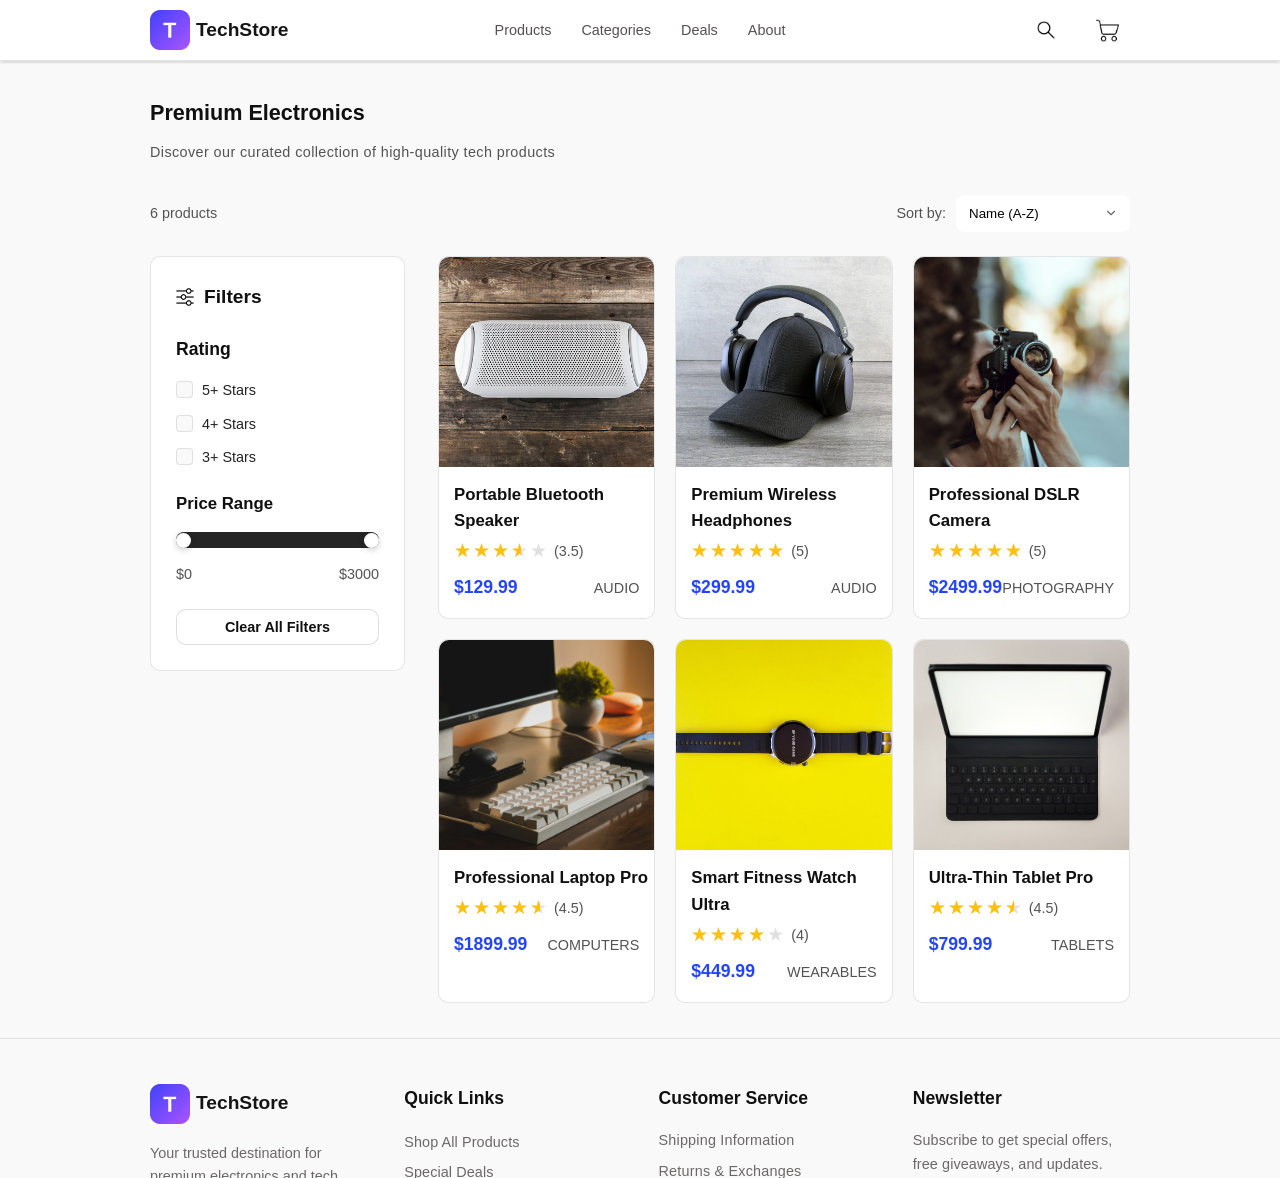
<file: index.html>
<!DOCTYPE html>
<html>
<head>
    <meta charset="UTF-8">
    <meta http-equiv="refresh" content="0; url=main.html">
    <title>Redirecting...</title>
</head>
<body>
    <p>If not redirected, <a href="main.html">click here</a></p>
</body>
</html>
</file>
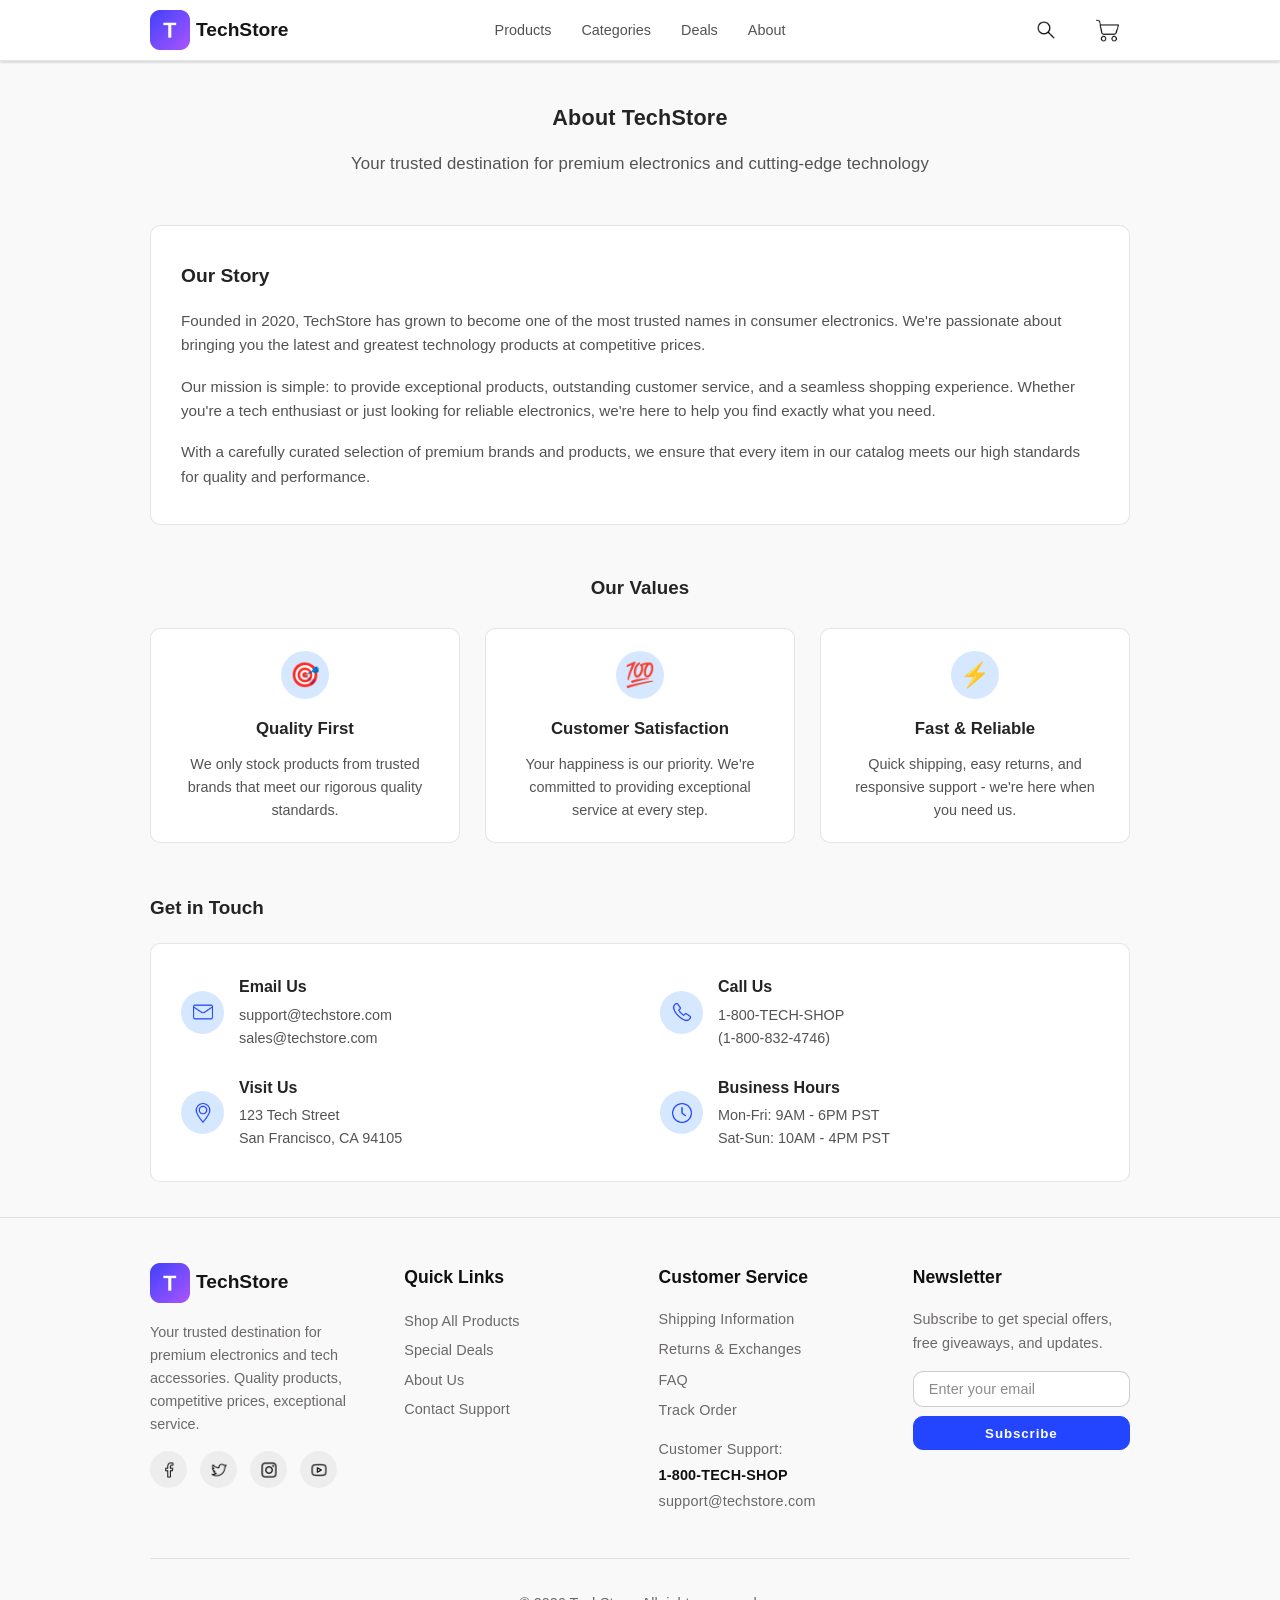
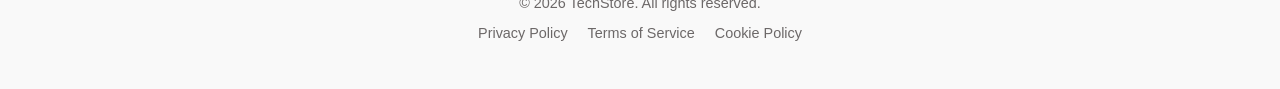
<file: about.html>
<!DOCTYPE html>
<html dir = "ltr" lang = "eng">
<head>
    <meta charset="UTF-8">
    <meta name="viewport" content="width=device-width, initial-scale=1.0">
    <title>Internet TechStore - about</title>
    <link rel = "icon" type = "image/x-icon" href = "images/icon.ico">
    <link href="https://fonts.googleapis.com/css2?family=Playfair+Display:wght@400;700&family=Raleway:wght@300;400;600&display=swap" rel="stylesheet">
    <link rel="stylesheet" href="styles.css">
</head>

<body>
    <header>
        <div class = "container header-container">
            <div class = "logo">
                <a href = "main.html">
                    <img src = "images/logo2.jpg" alt = "Логотип компании">
                    <span>TechStore</span>
                </a>
            </div>

            <nav class = "nav-menu" id = "navMenu">
                <ul>
                    <li><a href = "main.html">Products</a></li>
                    <li><a href = "categories.html">Categories</a></li>
                    <li><a href = "deals.html">Deals</a></li>
                    <li><a href = "about.html">About</a></li>
                </ul>
            </nav>

            <div class = "header-icons">
                <div class = "search-product">
                    <input type = "text" id = "search-input" class = "search-input" placeholder = "Search products...">
                    <a href = "#" class = "search-btn" id = "search-btn">
                        <img src = "images/loupe3.png" alt = "Search">
                    </a>
                </div>

                <a href = "cart.html" class = "cart-btn">
                    <img src = "images/cart.png" alt = "Cart">
                    <span id = "cart-count" class = "cart-count"></span>
                </a>
            </div>

            <div class = "burger-btn" id = "burgerBtn">
                <span></span>
                <span></span>
                <span></span>
            </div>
        </div>
    </header>

    <section class = "main-about">
        <div class = "container">
            <div class = "about">
                <h1>About TechStore</h1>
                <p>Your trusted destination for premium electronics and cutting-edge technology</p>
            </div>

            <div class = "story">
                <h2>Our Story</h2>
                <p>Founded in 2020, TechStore has grown to become one of the most trusted names in consumer electronics. We're passionate about bringing you the latest and greatest technology products at competitive prices.</p>
                <p>Our mission is simple: to provide exceptional products, outstanding customer service, and a seamless shopping experience. Whether you're a tech enthusiast or just looking for reliable electronics, we're here to help you find exactly what you need.</p>
                <p>With a carefully curated selection of premium brands and products, we ensure that every item in our catalog meets our high standards for quality and performance.</p>
            </div>
        </div>
    </sections>

    <section class = "values">
        <div class = "container">
            <div class = "name-values">
                <h3>Our Values</h3>
            </div>

            <div class = "our-values">
                <div class = "values-one">
                    <div class = "values-img-one">
                        🎯
                    </div>

                    <div class = "description-one">
                        <h4>Quality First</h4>
                        <p>We only stock products from trusted brands that meet our rigorous quality standards.</p>
                    </div>
                </div>

                <div class = "values-two">
                    <div class = "values-img-two">
                        💯
                    </div>

                    <div class = "description-two">
                        <h5>Customer Satisfaction</h5>
                        <p>Your happiness is our priority. We're committed to providing exceptional service at every step.</p>
                    </div>
                </div>

                <div class = "values-three">
                    <div class = "values-img-three">
                        ⚡
                    </div>

                    <div class = "description-three">
                        <h6>Fast & Reliable</h6>
                        <p>Quick shipping, easy returns, and responsive support - we're here when you need us.</p>
                    </div>
                </div>
            </div>
        </div>
    </section>   
    
    
    <section class = "contact-section">
        <div class = "container">
            <div class="contacts-wrapper">
                <div class = "contacts-name">
                    <h2>Get in Touch</h2>
                </div>

                <div class = "contacts">
                    <div class = "contacts-columns-one">
                        <div class = "email-us">
                            <div class = "email-img">
                                <img src = "images/email.png" alt = "email">
                            </div>

                            <div class = "email-description">
                                <h3>Email Us</h3>
                                <p>support@techstore.com</p>
                                <p>sales@techstore.com</p>
                            </div>
                        </div>

                        <div class = "visit-us">
                            <div class = "geo-img">
                                <img src = "images/geo.png" alt = "location">
                            </div>

                            <div class = "geo-description">
                                <h4>Visit Us</h4>
                                <p>123 Tech Street</p>
                                <p>San Francisco, CA 94105</p>
                            </div>
                        </div>
                    </div>

                    <div class = "contacts-columns-two">
                        <div class = "call-us">
                            <div class = "phone-img">
                                <img src = "images/phone.png" alt = "phone">
                            </div>

                            <div class = "phone-description">
                                <h5>Call Us</h5>
                                <p>1-800-TECH-SHOP</p>
                                <p>(1-800-832-4746)</p>
                            </div>
                        </div>

                        <div class = "business-hours">
                            <div class = "hours-img">
                                <img src = "images/hours.png" alt = "hours">
                            </div>

                            <div class = "hours-description">
                                <h6>Business Hours</h6>
                                <p>Mon-Fri: 9AM - 6PM PST</p>
                                <p>Sat-Sun: 10AM - 4PM PST</p>
                            </div>
                        </div>
                    </div>
                </div>
            </div>
        </div>
    </section>
    
    <footer>
        <div class = "container">
            <div class = "footerr">
                <div class = "footer-content">
                    <div class = "footer-one">
                        <h2><img src = "images/logo2.jpg" alt = "Логотип">TechStore</h2>
                        <p>Your trusted destination for premium electronics and tech accessories. Quality products, competitive prices, exceptional service.</p>
                    </div>
                    
                    <div class = "footer-socials">
                        <a href = "#">
                            <img src = "images/fb4.png" alt = "facebook">
                        </a>
                        <a href = "#">
                            <img src = "images/twitter2.png" alt = "twitter">
                        </a>
                        <a href = "#">
                            <img src = "images/insta4.png" alt = "instagram">
                        </a>
                        <a href = "#">
                            <img src = "images/youtube.png" alt = "youtube">
                        </a>
                    </div>
                </div>

                <div class = "footer-content-two">
                    <div class = "footer-two">
                        <h3>Quick Links</h3>
                    </div>

                    <div class = "footer-links">
                        <ul>
                            <li><a href = "main.html">Shop All Products</a></li>
                            <li><a href = "deals.html">Special Deals</a></li>
                            <li><a href = "about.html">About Us</a></li>
                            <li><a href = "#">Contact Support</a></li>
                        </ul>
                    </div>
                </div>

                <div class = "footer-content-three">
                    <div class = "footer-three">
                        <h4>Customer Service</h4>
                    </div>

                    <div class = "footer-links-two">
                        <ul>
                            <li><a href = "#">Shipping Information</a></li>
                            <li><a href = "#">Returns & Exchanges</a></li>
                            <li><a href = "#">FAQ</a></li>
                            <li><a href = "#">Track Order</a></li>
                        </ul>
                    </div>

                    <div class = "footer-four">
                        <p class = "name">Customer Support:</p>
                        <h4>1-800-TECH-SHOP</h4>
                        <p class = "email">support@techstore.com</p>
                    </div>
                </div>

                <div class = "footer-content-four">
                    <h5>Newsletter</h5>
                    <p>Subscribe to get special offers, free giveaways, and updates.</p>
                    <form class = "email">
                        <input type = "email" placeholder = "Enter your email" required>
                        <button type = "submit">Subscribe</button>
                    </form>
                </div>
            </div>    

            <div class = "footer-copy">
                <div class = "copy">
                    <p>&copy; 2026 TechStore. All rights reserved.</p>
                </div>

                <div class = "footer-legal">
                    <ul>
                        <li><a href = "#">Privacy Policy</a></li>
                        <li><a href = "#">Terms of Service</a></li>
                        <li><a href = "#">Cookie Policy</a></li>
                    </ul>
                </div>
            </div>
        </div>
    </footer>

    <script src = "js/data.js"></script>
    <script src = "js/card_description.js"></script>
    <script src = "js/search_click.js"></script>
    <script src = "js/burger_btn.js"></script>
</body>
</html>
</file>
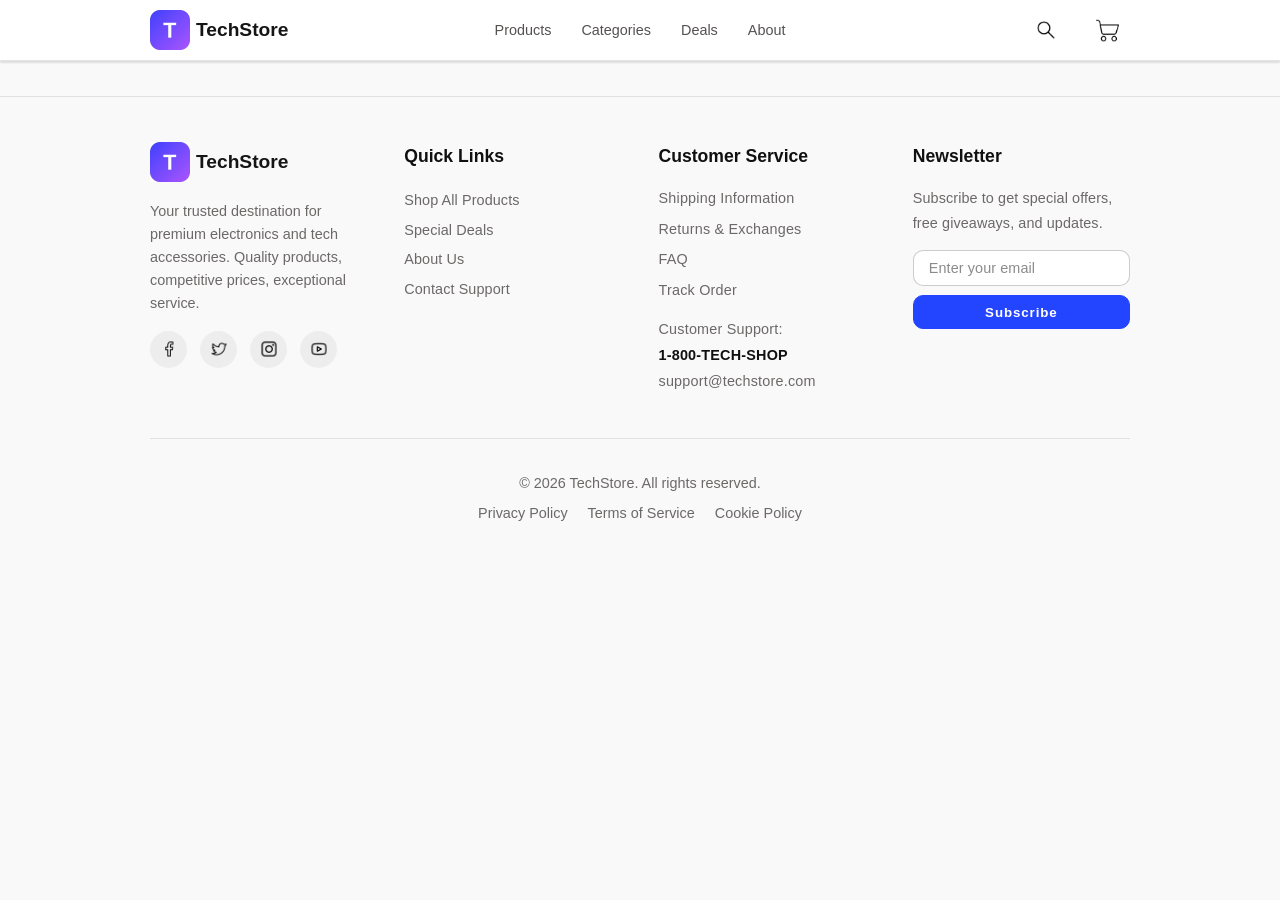
<file: card.html>
<!DOCTYPE html>
<html dir = "ltr" lang = "eng">
<head>
    <meta charset="UTF-8">
    <meta name="viewport" content="width=device-width, initial-scale=1.0">
    <title>Internet TechStore - product</title>
    <link rel = "icon" type = "image/x-icon" href = "images/icon.ico">
    <link href="https://fonts.googleapis.com/css2?family=Playfair+Display:wght@400;700&family=Raleway:wght@300;400;600&display=swap" rel="stylesheet">
    <link rel="stylesheet" href="styles.css">
</head>

<body>
    <header>
        <div class = "container header-container">
            <div class = "logo">
                <a href = "main.html">
                    <img src = "images/logo2.jpg" alt = "Логотип компании">
                    <span>TechStore</span>
                </a>
            </div>

            <nav class = "nav-menu" id = "navMenu">
                <ul>
                    <li><a href = "main.html">Products</a></li>
                    <li><a href = "categories.html">Categories</a></li>
                    <li><a href = "deals.html">Deals</a></li>
                    <li><a href = "about.html">About</a></li>
                </ul>
            </nav>

            <div class = "header-icons">
                <div class = "search-product">
                    <input type = "text" id = "search-input" class = "search-input" placeholder = "Search products...">
                    <a href = "#" class = "search-btn" id = "search-btn">
                        <img src = "images/loupe3.png" alt = "Search">
                    </a>
                </div>

                <a href = "cart.html" class = "cart-btn">
                    <img src = "images/cart.png" alt = "Cart">
                    <span id = "cart-count" class = "cart-count"></span>
                </a>
            </div>

            <div class = "burger-btn" id = "burgerBtn">
                <span></span>
                <span></span>
                <span></span>
            </div>
        </div>
    </header>

    <main class = "main-deals">
        <div class = "container">
            <div class = "card-description" id = "card-description"></div>
        </div>
    </main>

    <footer>
        <div class="container">
            <div class = "footerr">
                <div class = "footer-content">
                    <div class = "footer-one">
                        <h2><img src = "images/logo2.jpg" alt = "Логотип">TechStore</h2>
                        <p>Your trusted destination for premium electronics and tech accessories. Quality products, competitive prices, exceptional service.</p>
                    </div>
                    
                    <div class = "footer-socials">
                        <a href = "#">
                            <img src = "images/fb4.png" alt = "facebook">
                        </a>
                        <a href = "#">
                            <img src = "images/twitter2.png" alt = "twitter">
                        </a>
                        <a href = "#">
                            <img src = "images/insta4.png" alt = "instagram">
                        </a>
                        <a href = "#">
                            <img src = "images/youtube.png" alt = "youtube">
                        </a>
                    </div>
                </div>

                <div class = "footer-content-two">
                    <div class = "footer-two">
                        <h3>Quick Links</h3>
                    </div>

                    <div class = "footer-links">
                        <ul>
                            <li><a href = "main.html">Shop All Products</a></li>
                            <li><a href = "deals.html">Special Deals</a></li>
                            <li><a href = "about.html">About Us</a></li>
                            <li><a href = "#">Contact Support</a></li>
                        </ul>
                    </div>
                </div>

                <div class = "footer-content-three">
                    <div class = "footer-three">
                        <h4>Customer Service</h4>
                    </div>

                    <div class = "footer-links-two">
                        <ul>
                            <li><a href = "#">Shipping Information</a></li>
                            <li><a href = "#">Returns & Exchanges</a></li>
                            <li><a href = "#">FAQ</a></li>
                            <li><a href = "#">Track Order</a></li>
                        </ul>
                    </div>

                    <div class = "footer-four">
                        <p class = "name">Customer Support:</p>
                        <h4>1-800-TECH-SHOP</h4>
                        <p class = "email">support@techstore.com</p>
                    </div>
                </div>

                <div class = "footer-content-four">
                    <h5>Newsletter</h5>
                    <p>Subscribe to get special offers, free giveaways, and updates.</p>
                    <form class = "email">
                        <input type = "email" placeholder = "Enter your email" required>
                        <button type = "submit">Subscribe</button>
                    </form>
                </div>
            </div>    

            <div class = "footer-copy">
                <div class = "copy">
                    <p>&copy; 2026 TechStore. All rights reserved.</p>
                </div>

                <div class = "footer-legal">
                    <ul>
                        <li><a href = "#">Privacy Policy</a></li>
                        <li><a href = "#">Terms of Service</a></li>
                        <li><a href = "#">Cookie Policy</a></li>
                    </ul>
                </div>
            </div>
        </div>
    </footer>

    <script src = "js/data.js"></script>
    <script src = "js/card_description.js"></script>
    <script src = "js/search_click.js"></script>
    <script src = "js/burger_btn.js"></script>
</body>
</html>
</file>
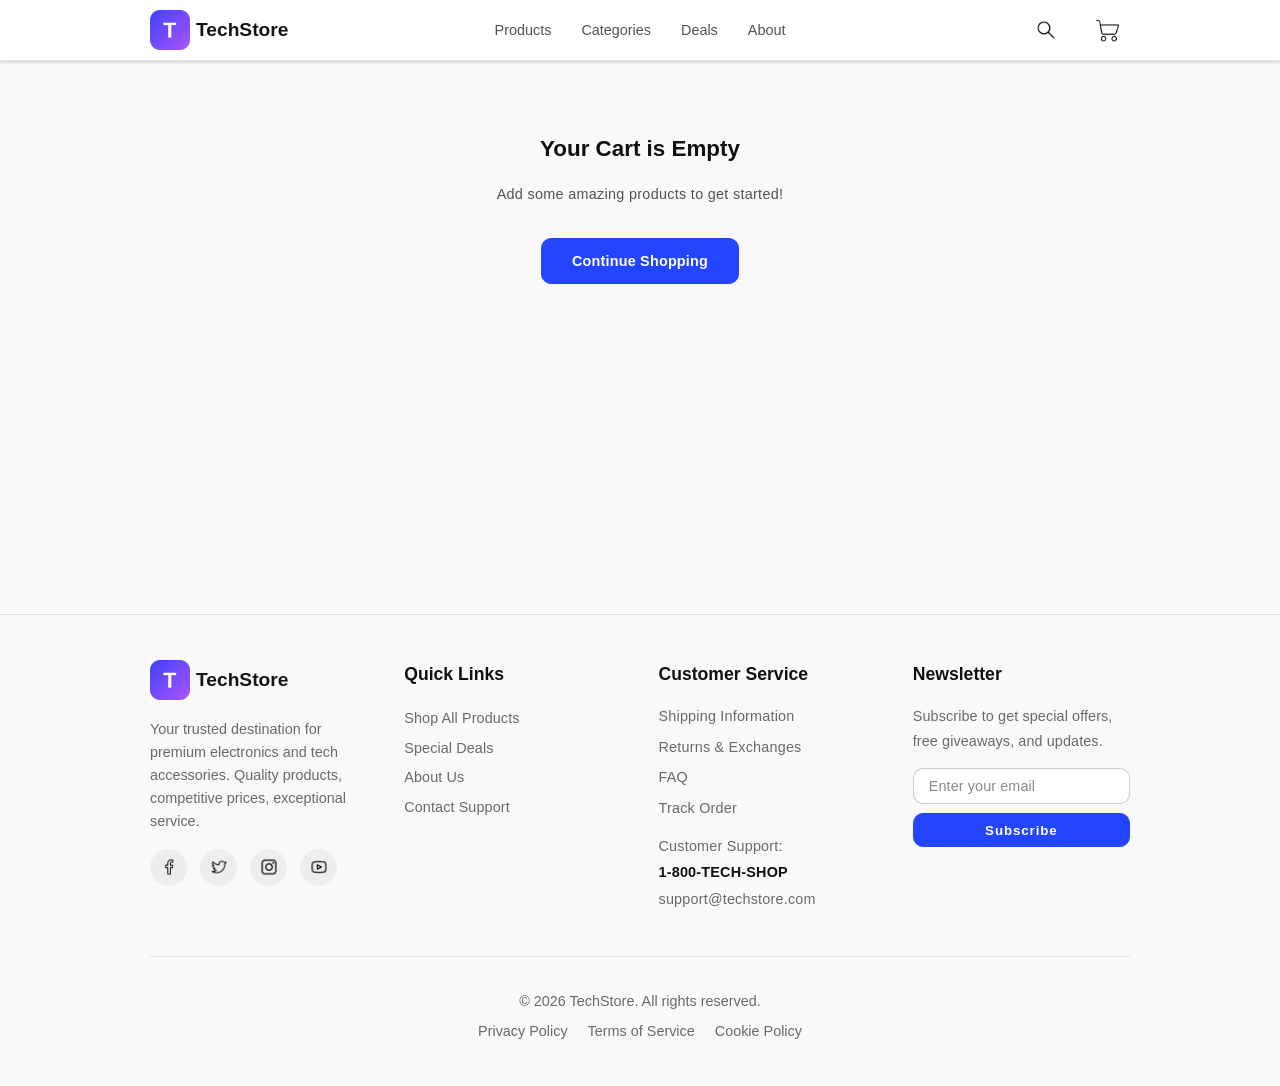
<file: cart.html>
<!DOCTYPE html>
<html dir = "ltr" lang = "eng">
<head>
    <meta charset="UTF-8">
    <meta name="viewport" content="width=device-width, initial-scale=1.0">
    <title>Internet TechStore - product</title>
    <link rel = "icon" type = "image/x-icon" href = "images/icon.ico">
    <link href="https://fonts.googleapis.com/css2?family=Playfair+Display:wght@400;700&family=Raleway:wght@300;400;600&display=swap" rel="stylesheet">
    <link rel="stylesheet" href="styles.css">
</head>

<body>
    <header>
        <div class = "container header-container">
            <div class = "logo">
                <a href = "main.html">
                    <img src = "images/logo2.jpg" alt = "Логотип компании">
                    <span>TechStore</span>
                </a>
            </div>
            
            <nav class = "nav-menu" id = "navMenu">
                <ul>
                    <li><a href = "main.html">Products</a></li>
                    <li><a href = "categories.html">Categories</a></li>
                    <li><a href = "deals.html">Deals</a></li>
                    <li><a href = "about.html">About</a></li>
                </ul>
            </nav>

            <div class = "header-icons">
                <div class = "search-product">
                    <input type = "text" id = "search-input" class = "search-input" placeholder = "Search products...">
                    <a href = "#" class = "search-btn" id = "search-btn">
                        <img src = "images/loupe3.png" alt = "Search">
                    </a>
                </div>

                <a href = "cart.html" class = "cart-btn">
                    <img src = "images/cart.png" alt = "Cart">
                    <span id = "cart-count" class = "cart-count"></span>
                </a>
            </div>

            <div class = "burger-btn" id = "burgerBtn">
                <span></span>
                <span></span>
                <span></span>
            </div>
        </div>
    </header>

    <main class = "cart-products">
        <div class = "container">
            <div class = "cart-container" id = "cart-container">
        </div>
    </main>

    
    <footer>
        <div class="container">
            <div class = "footerr">
                <div class = "footer-content">
                    <div class = "footer-one">
                        <h2><img src = "images/logo2.jpg" alt = "Логотип">TechStore</h2>
                        <p>Your trusted destination for premium electronics and tech accessories. Quality products, competitive prices, exceptional service.</p>
                    </div>
                    
                    <div class = "footer-socials">
                        <a href = "#">
                            <img src = "images/fb4.png" alt = "facebook">
                        </a>
                        <a href = "#">
                            <img src = "images/twitter2.png" alt = "twitter">
                        </a>
                        <a href = "#">
                            <img src = "images/insta4.png" alt = "instagram">
                        </a>
                        <a href = "#">
                            <img src = "images/youtube.png" alt = "youtube">
                        </a>
                    </div>
                </div>

                <div class = "footer-content-two">
                    <div class = "footer-two">
                        <h3>Quick Links</h3>
                    </div>

                    <div class = "footer-links">
                        <ul>
                            <li><a href = "main.html">Shop All Products</a></li>
                            <li><a href = "deals.html">Special Deals</a></li>
                            <li><a href = "about.html">About Us</a></li>
                            <li><a href = "#">Contact Support</a></li>
                        </ul>
                    </div>
                </div>

                <div class = "footer-content-three">
                    <div class = "footer-three">
                        <h4>Customer Service</h4>
                    </div>

                    <div class = "footer-links-two">
                        <ul>
                            <li><a href = "#">Shipping Information</a></li>
                            <li><a href = "#">Returns & Exchanges</a></li>
                            <li><a href = "#">FAQ</a></li>
                            <li><a href = "#">Track Order</a></li>
                        </ul>
                    </div>

                    <div class = "footer-four">
                        <p class = "name">Customer Support:</p>
                        <h4>1-800-TECH-SHOP</h4>
                        <p class = "email">support@techstore.com</p>
                    </div>
                </div>

                <div class = "footer-content-four">
                    <h5>Newsletter</h5>
                    <p>Subscribe to get special offers, free giveaways, and updates.</p>
                    <form class = "email">
                        <input type = "email" placeholder = "Enter your email" required>
                        <button type = "submit">Subscribe</button>
                    </form>
                </div>
            </div>    

            <div class = "footer-copy">
                <div class = "copy">
                    <p>&copy; 2026 TechStore. All rights reserved.</p>
                </div>

                <div class = "footer-legal">
                    <ul>
                        <li><a href = "#">Privacy Policy</a></li>
                        <li><a href = "#">Terms of Service</a></li>
                        <li><a href = "#">Cookie Policy</a></li>
                    </ul>
                </div>
            </div>
        </div>
    </footer>

    <script src = "js/data.js"></script>
    <script src = "js/cart.js"></script>
    <script src = "js/search_click.js"></script>
    <script src = "js/burger_btn.js"></script>
</body>
</html>
</file>
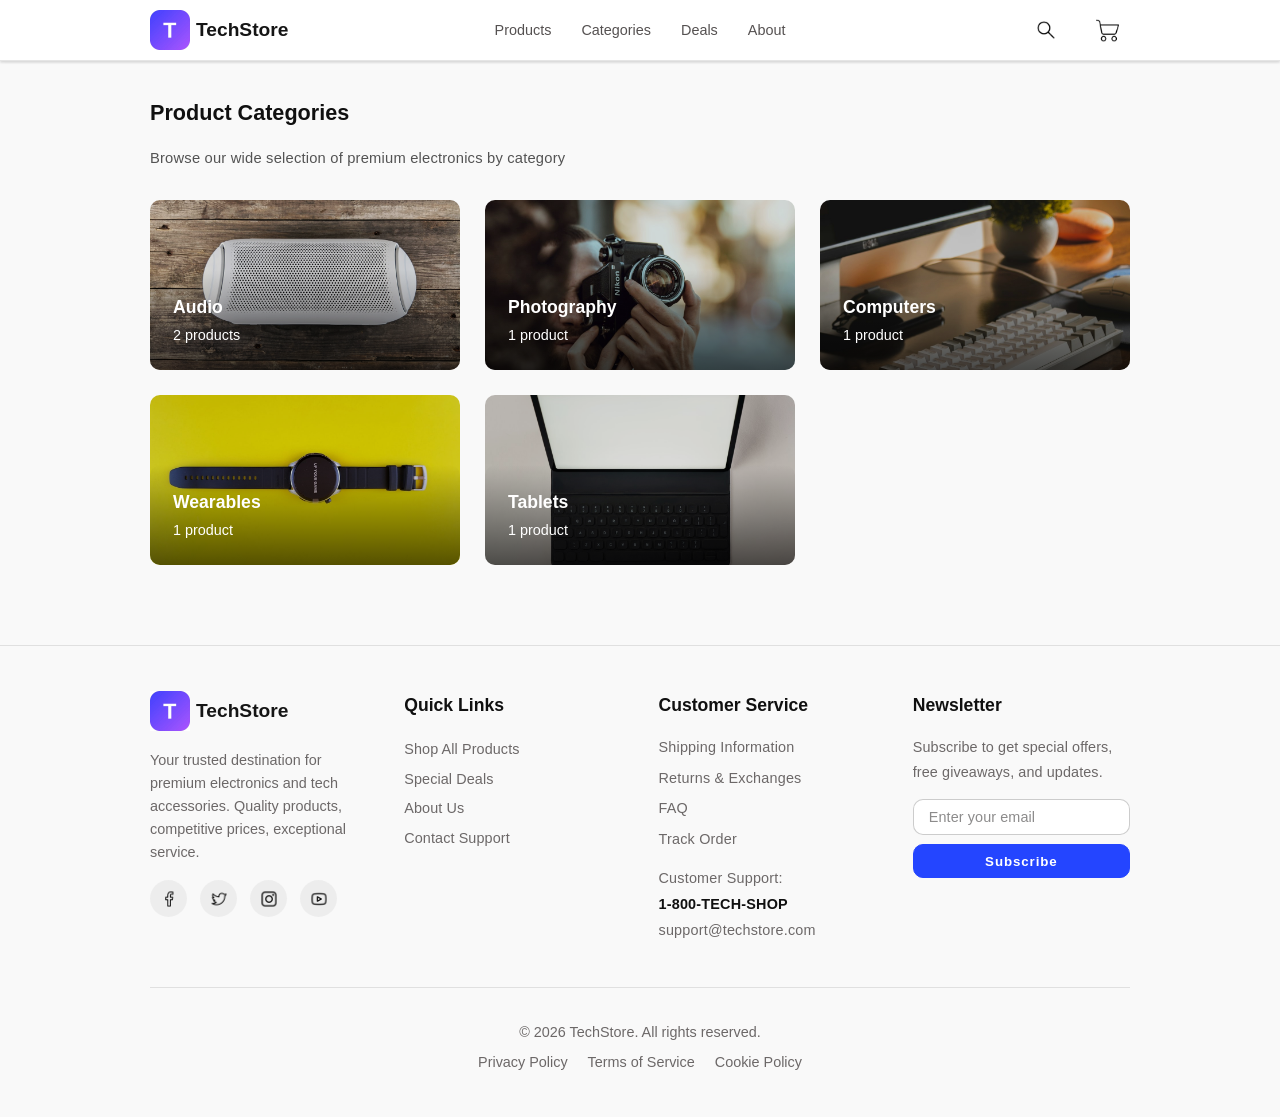
<file: categories.html>
<!DOCTYPE html>
<html dir = "ltr" lang = "eng">
<head>
    <meta charset="UTF-8">
    <meta name="viewport" content="width=device-width, initial-scale=1.0">
    <title>Internet TechStore - categories</title>
    <link rel = "icon" type = "image/x-icon" href = "images/icon.ico">
    <link href="https://fonts.googleapis.com/css2?family=Playfair+Display:wght@400;700&family=Raleway:wght@300;400;600&display=swap" rel="stylesheet">
    <link rel="stylesheet" href="styles.css">
</head>

<body>
    <header>
        <div class = "container header-container">
            <div class = "logo">
                <a href = "main.html">
                    <img src = "images/logo2.jpg" alt = "Логотип компании">
                    <span>TechStore</span>
                </a>
            </div>

            <nav class = "nav-menu" id = "navMenu">
                <ul>
                    <li><a href = "main.html">Products</a></li>
                    <li><a href = "categories.html">Categories</a></li>
                    <li><a href = "deals.html">Deals</a></li>
                    <li><a href = "about.html">About</a></li>
                </ul>
            </nav>

            <div class = "header-icons">
                <div class = "search-product">
                    <input type = "text" id = "search-input" class = "search-input" placeholder = "Search products...">
                    <a href = "#" class = "search-btn" id = "search-btn">
                        <img src = "images/loupe3.png" alt = "Search">
                    </a>
                </div>

                <a href = "cart.html" class = "cart-btn">
                    <img src = "images/cart.png" alt = "Cart">
                    <span id = "cart-count" class = "cart-count"></span>
                </a>
            </div>

            <div class = "burger-btn" id = "burgerBtn">
                <span></span>
                <span></span>
                <span></span>
            </div>
        </div>
    </header>

    <main class = "main-categories">
        <div class = "container">
            <div class = "categories-name">
                <h3>Product Categories</h3>
                <p>Browse our wide selection of premium electronics by category</p>
            </div>

            <div class = "categories-cards" id = "categories-cards"></div>
        </div>
    </main>
    
    <footer>
        <div class = "container">
            <div class = "footerr">
                <div class = "footer-content">
                    <div class = "footer-one">
                        <h2><img src = "images/logo2.jpg" alt = "Логотип">TechStore</h2>
                        <p>Your trusted destination for premium electronics and tech accessories. Quality products, competitive prices, exceptional service.</p>
                    </div>
                    
                    <div class = "footer-socials">
                        <a href = "#">
                            <img src = "images/fb4.png" alt = "facebook">
                        </a>
                        <a href = "#">
                            <img src = "images/twitter2.png" alt = "twitter">
                        </a>
                        <a href = "#">
                            <img src = "images/insta4.png" alt = "instagram">
                        </a>
                        <a href = "#">
                            <img src = "images/youtube.png" alt = "youtube">
                        </a>
                    </div>
                </div>

                <div class = "footer-content-two">
                    <div class = "footer-two">
                        <h3>Quick Links</h3>
                    </div>

                    <div class = "footer-links">
                        <ul>
                            <li><a href = "main.html">Shop All Products</a></li>
                            <li><a href = "deals.html">Special Deals</a></li>
                            <li><a href = "about.html">About Us</a></li>
                            <li><a href = "#">Contact Support</a></li>
                        </ul>
                    </div>
                </div>

                <div class = "footer-content-three">
                    <div class = "footer-three">
                        <h4>Customer Service</h4>
                    </div>

                    <div class = "footer-links-two">
                        <ul>
                            <li><a href = "#">Shipping Information</a></li>
                            <li><a href = "#">Returns & Exchanges</a></li>
                            <li><a href = "#">FAQ</a></li>
                            <li><a href = "#">Track Order</a></li>
                        </ul>
                    </div>

                    <div class = "footer-four">
                        <p class = "name">Customer Support:</p>
                        <h4>1-800-TECH-SHOP</h4>
                        <p class = "email">support@techstore.com</p>
                    </div>
                </div>

                <div class = "footer-content-four">
                    <h5>Newsletter</h5>
                    <p>Subscribe to get special offers, free giveaways, and updates.</p>
                    <form class = "email">
                        <input type = "email" placeholder = "Enter your email" required>
                        <button type = "submit">Subscribe</button>
                    </form>
                </div>
            </div>    

            <div class = "footer-copy">
                <div class = "copy">
                    <p>&copy; 2026 TechStore. All rights reserved.</p>
                </div>

                <div class = "footer-legal">
                    <ul>
                        <li><a href = "#">Privacy Policy</a></li>
                        <li><a href = "#">Terms of Service</a></li>
                        <li><a href = "#">Cookie Policy</a></li>
                    </ul>
                </div>
            </div>
        </div>
    </footer>

    <script src = "js/data.js"></script>
    <script src = "js/categories_cards.js"></script>
    <script src = "js/search_click.js"></script>
    <script src = "js/burger_btn.js"></script>
    
</body>
</html>
</file>
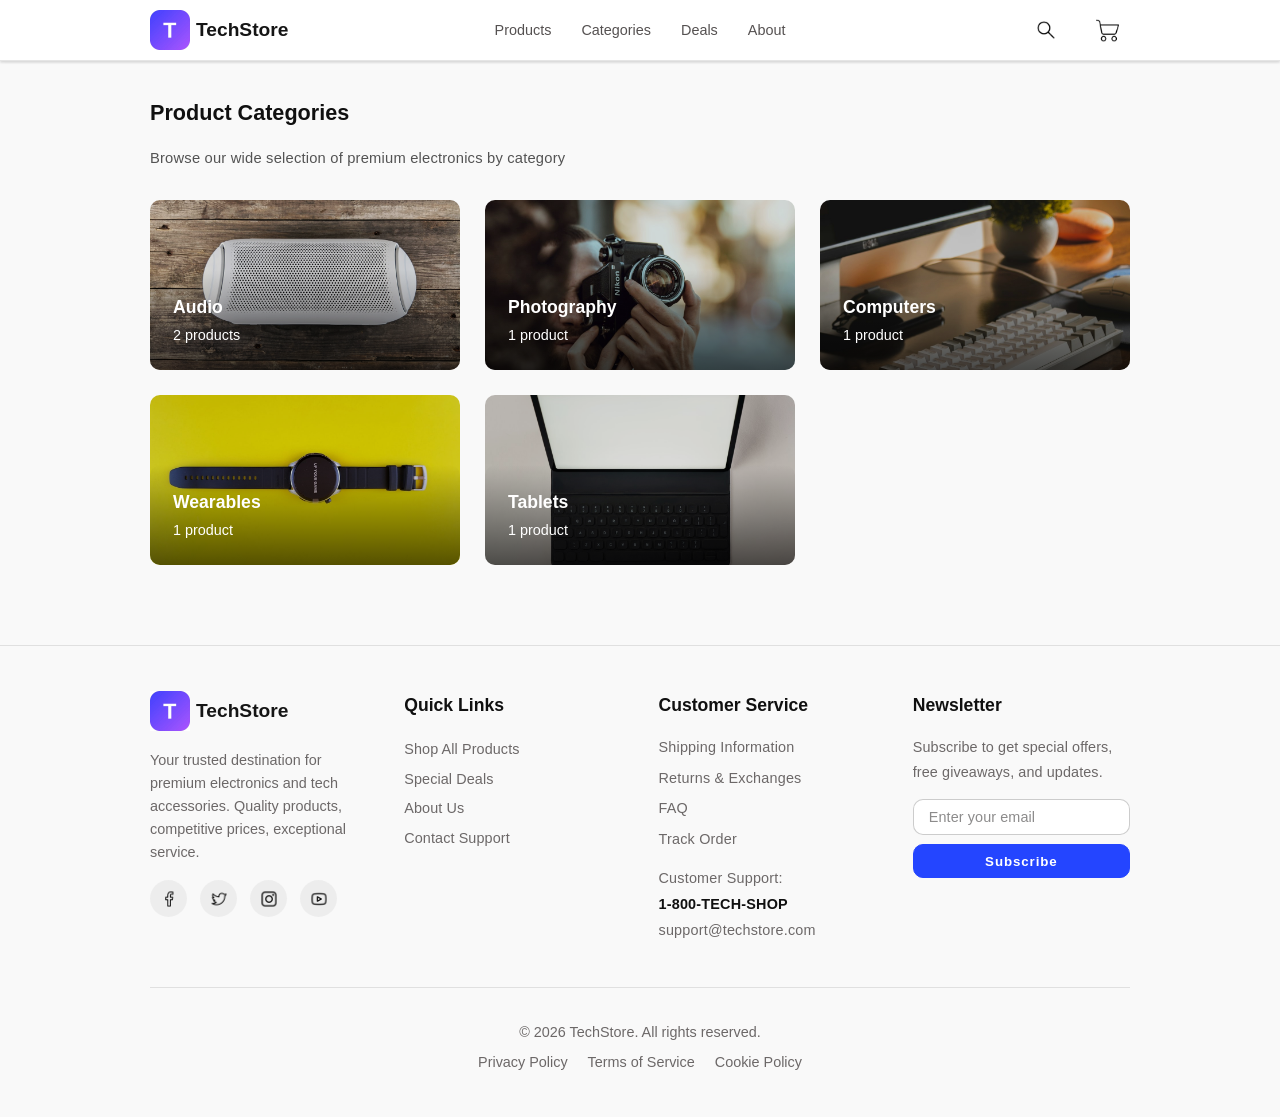
<file: category-products.html>
<!DOCTYPE html>
<html dir = "ltr" lang = "eng">
<head>
    <meta charset="UTF-8">
    <meta name="viewport" content="width=device-width, initial-scale=1.0">
    <title>Internet TechStore - categories</title>
    <link rel = "icon" type = "image/x-icon" href = "images/icon.ico">
    <link href="https://fonts.googleapis.com/css2?family=Playfair+Display:wght@400;700&family=Raleway:wght@300;400;600&display=swap" rel="stylesheet">
    <link rel="stylesheet" href="styles.css">
</head>

<body class = "force-header-fix">
    <header>
        <div class = "container header-container">
            <div class = "logo">
                <a href = "main.html">
                    <img src = "images/logo2.jpg" alt = "Логотип компании">
                    <span>TechStore</span>
                </a>
            </div>

            <nav class = "nav-menu" id = "navMenu">
                <ul>
                    <li><a href = "main.html">Products</a></li>
                    <li><a href = "categories.html">Categories</a></li>
                    <li><a href = "deals.html">Deals</a></li>
                    <li><a href = "about.html">About</a></li>
                </ul>
            </nav>

            <div class = "header-icons">
                <div class = "search-product">
                    <input type = "text" id = "search-input" class = "search-input" placeholder = "Search products...">
                    <a href = "#" class = "search-btn" id = "search-btn">
                        <img src = "images/loupe3.png" alt = "Search">
                    </a>
                </div>

                <a href = "cart.html" class = "cart-btn">
                    <img src = "images/cart.png" alt = "Cart">
                    <span id = "cart-count" class = "cart-count"></span>
                </a>
            </div>

            <div class = "burger-btn" id = "burgerBtn">
                <span></span>
                <span></span>
                <span></span>
            </div>
        </div>
    </header>

    <main class = "one-category-product">
        <div class = "container">
            <div class = "common-category" id = "common-category"></div>
        </div>
    </main>

    
    <footer>
        <div class = "container">
            <div class = "footerr">
                <div class = "footer-content">
                    <div class = "footer-one">
                        <h2><img src = "images/logo2.jpg" alt = "Логотип">TechStore</h2>
                        <p>Your trusted destination for premium electronics and tech accessories. Quality products, competitive prices, exceptional service.</p>
                    </div>
                    
                    <div class = "footer-socials">
                        <a href = "#">
                            <img src = "images/fb4.png" alt = "facebook">
                        </a>
                        <a href = "#">
                            <img src = "images/twitter2.png" alt = "twitter">
                        </a>
                        <a href = "#">
                            <img src = "images/insta4.png" alt = "instagram">
                        </a>
                        <a href = "#">
                            <img src = "images/youtube.png" alt = "youtube">
                        </a>
                    </div>
                </div>

                <div class = "footer-content-two">
                    <div class = "footer-two">
                        <h3>Quick Links</h3>
                    </div>

                    <div class = "footer-links">
                        <ul>
                            <li><a href = "main.html">Shop All Products</a></li>
                            <li><a href = "deals.html">Special Deals</a></li>
                            <li><a href = "about.html">About Us</a></li>
                            <li><a href = "#">Contact Support</a></li>
                        </ul>
                    </div>
                </div>

                <div class = "footer-content-three">
                    <div class = "footer-three">
                        <h4>Customer Service</h4>
                    </div>

                    <div class = "footer-links-two">
                        <ul>
                            <li><a href = "#">Shipping Information</a></li>
                            <li><a href = "#">Returns & Exchanges</a></li>
                            <li><a href = "#">FAQ</a></li>
                            <li><a href = "#">Track Order</a></li>
                        </ul>
                    </div>

                    <div class = "footer-four">
                        <p class = "name">Customer Support:</p>
                        <h4>1-800-TECH-SHOP</h4>
                        <p class = "email">support@techstore.com</p>
                    </div>
                </div>

                <div class = "footer-content-four">
                    <h5>Newsletter</h5>
                    <p>Subscribe to get special offers, free giveaways, and updates.</p>
                    <form class = "email">
                        <input type = "email" placeholder = "Enter your email" required>
                        <button type = "submit">Subscribe</button>
                    </form>
                </div>
            </div>    

            <div class = "footer-copy">
                <div class = "copy">
                    <p>&copy; 2026 TechStore. All rights reserved.</p>
                </div>

                <div class = "footer-legal">
                    <ul>
                        <li><a href = "#">Privacy Policy</a></li>
                        <li><a href = "#">Terms of Service</a></li>
                        <li><a href = "#">Cookie Policy</a></li>
                    </ul>
                </div>
            </div>
        </div>
    </footer>

    <script src = "js/data.js"></script>
    <script src = "js/category_product.js"></script>
    <script src = "js/card_description.js"></script>
    <script src = "js/search_click.js"></script>
    <script src = "js/burger_btn.js"></script>
</body>
</html>
</file>
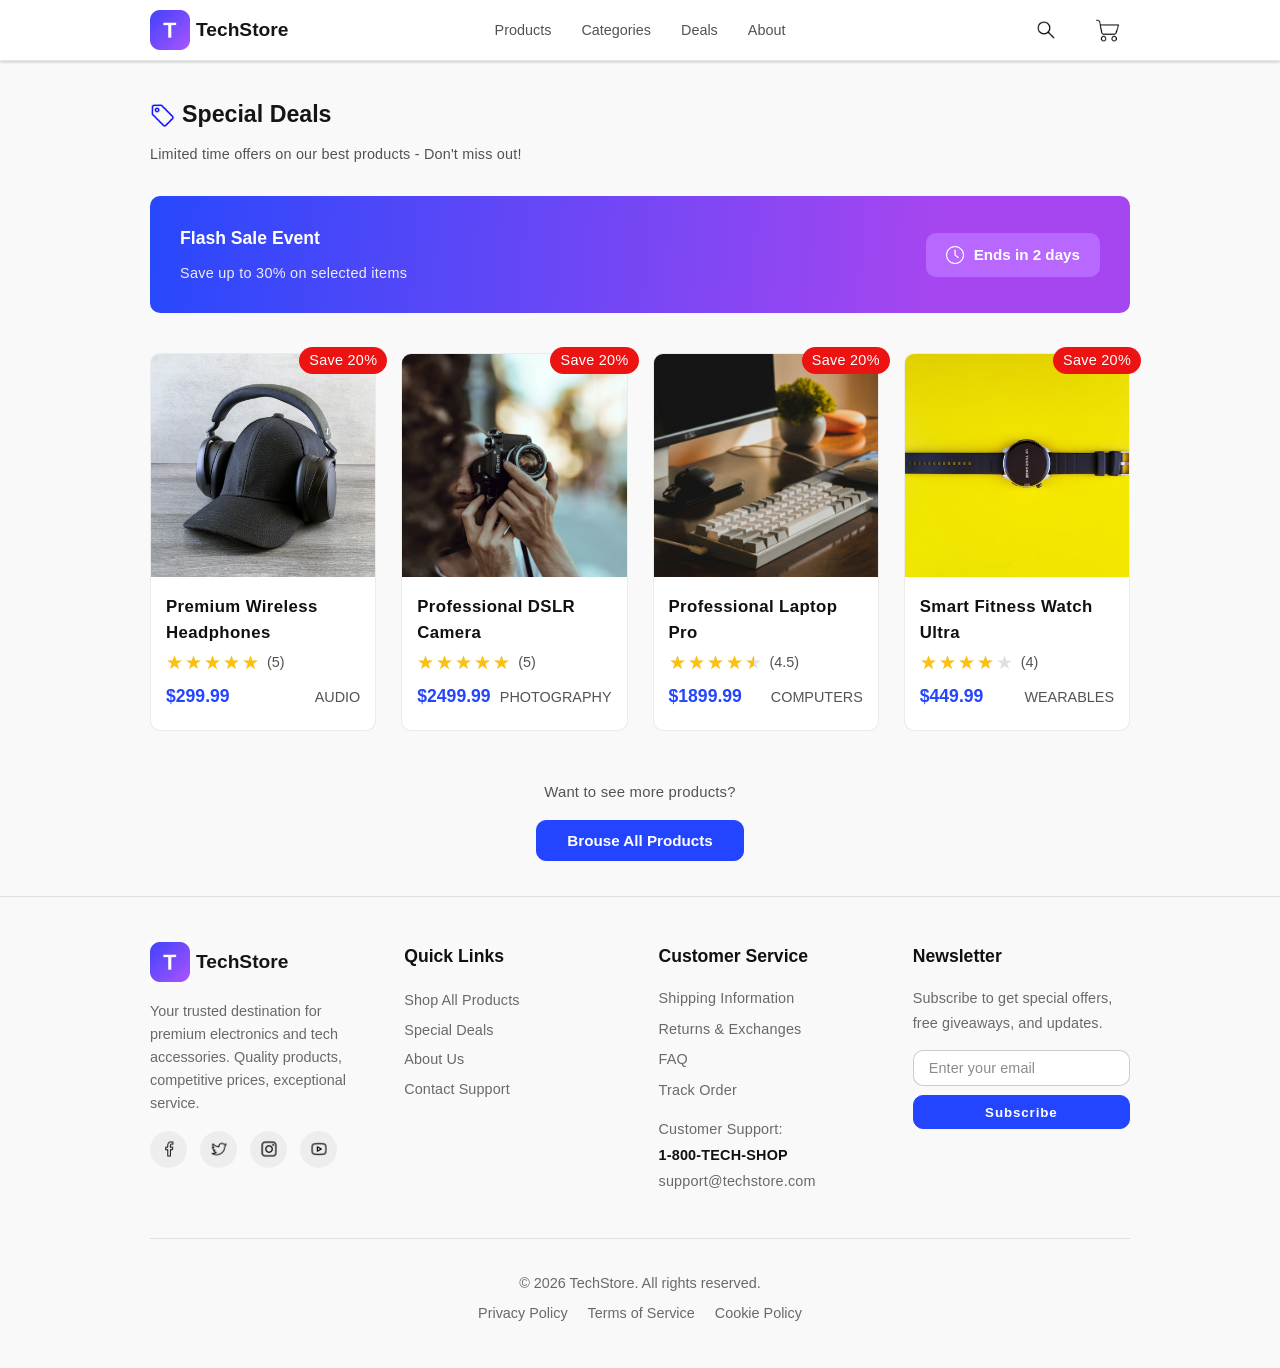
<file: deals.html>
<!DOCTYPE html>
<html dir = "ltr" lang = "eng">
<head>
    <meta charset="UTF-8">
    <meta name="viewport" content="width=device-width, initial-scale=1.0">
    <title>Internet TechStore - deals</title>
    <link rel = "icon" type = "image/x-icon" href = "images/icon.ico">
    <link href="https://fonts.googleapis.com/css2?family=Playfair+Display:wght@400;700&family=Raleway:wght@300;400;600&display=swap" rel="stylesheet">
    <link rel="stylesheet" href="styles.css">
</head>

<body>
    <header>
        <div class = "container header-container">
            <div class = "logo">
                <a href = "main.html">
                    <img src = "images/logo2.jpg" alt = "Логотип компании">
                    <span>TechStore</span>
                </a>
            </div>

            <nav class = "nav-menu" id = "navMenu">
                <ul>
                    <li><a href = "main.html">Products</a></li>
                    <li><a href = "categories.html">Categories</a></li>
                    <li><a href = "deals.html">Deals</a></li>
                    <li><a href = "about.html">About</a></li>
                </ul>
            </nav>

            <div class = "header-icons">
                <div class = "search-product">
                    <input type = "text" id = "search-input" class = "search-input" placeholder = "Search products...">
                    <a href = "#" class = "search-btn" id = "search-btn">
                        <img src = "images/loupe3.png" alt = "Search">
                    </a>
                </div>

                <a href = "cart.html" class = "cart-btn">
                    <img src = "images/cart.png" alt = "Cart">
                    <span id = "cart-count" class = "cart-count"></span>
                </a>
            </div>

            <div class = "burger-btn" id = "burgerBtn">
                <span></span>
                <span></span>
                <span></span>
            </div>
        </div>
    </header>

    <main class = "main-deals">
        <div class = "container">
            <div class = "deals-one">
                <div class = "deals-icon">
                    <h1><img src = "images/sale3.png" alt = "Ценник">Special Deals</h1>
                    <p>Limited time offers on our best products - Don't miss out!</p> 
                </div>

                <div class = "deals-two">
                    <div class = "deals-columns-one">
                        <h2>Flash Sale Event</h2>
                        <p>Save up to 30% on selected items</p>
                    </div>

                    <div class = "deals-columns-two">
                        <h3><img src = "images/hours.png" alt = "Часы">Ends in 2 days</h3>
                    </div>
                </div>
            </div>
            
            <div class = "deals-cards" id = "deals-cards"></div>

            <div class = "deals-button">
                <p>Want to see more products?</p>
                <button class = "button" onclick = "location.href = 'main.html'">
                    Brouse All Products
                </button>
            </div>
        </div>
    </main>


    <footer>
        <div class = "container">
            <div class = "footerr">
                <div class = "footer-content">
                    <div class = "footer-one">
                        <h2><img src = "images/logo2.jpg" alt = "Логотип">TechStore</h2>
                        <p>Your trusted destination for premium electronics and tech accessories. Quality products, competitive prices, exceptional service.</p>
                    </div>
                    
                    <div class = "footer-socials">
                        <a href = "#">
                            <img src = "images/fb4.png" alt = "facebook">
                        </a>
                        <a href = "#">
                            <img src = "images/twitter2.png" alt = "twitter">
                        </a>
                        <a href = "#">
                            <img src = "images/insta4.png" alt = "instagram">
                        </a>
                        <a href = "#">
                            <img src = "images/youtube.png" alt = "youtube">
                        </a>
                    </div>
                </div>

                <div class = "footer-content-two">
                    <div class = "footer-two">
                        <h3>Quick Links</h3>
                    </div>

                    <div class = "footer-links">
                        <ul>
                            <li><a href = "main.html">Shop All Products</a></li>
                            <li><a href = "deals.html">Special Deals</a></li>
                            <li><a href = "about.html">About Us</a></li>
                            <li><a href = "#">Contact Support</a></li>
                        </ul>
                    </div>
                </div>

                <div class = "footer-content-three">
                    <div class = "footer-three">
                        <h4>Customer Service</h4>
                    </div>

                    <div class = "footer-links-two">
                        <ul>
                            <li><a href = "#">Shipping Information</a></li>
                            <li><a href = "#">Returns & Exchanges</a></li>
                            <li><a href = "#">FAQ</a></li>
                            <li><a href = "#">Track Order</a></li>
                        </ul>
                    </div>

                    <div class = "footer-four">
                        <p class = "name">Customer Support:</p>
                        <h4>1-800-TECH-SHOP</h4>
                        <p class = "email">support@techstore.com</p>
                    </div>
                </div>

                <div class = "footer-content-four">
                    <h5>Newsletter</h5>
                    <p>Subscribe to get special offers, free giveaways, and updates.</p>
                    <form class = "email">
                        <input type = "email" placeholder = "Enter your email" required>
                        <button type = "submit">Subscribe</button>
                    </form>
                </div>
            </div>    

            <div class = "footer-copy">
                <div class = "copy">
                    <p>&copy; 2026 TechStore. All rights reserved.</p>
                </div>

                <div class = "footer-legal">
                    <ul>
                        <li><a href = "#">Privacy Policy</a></li>
                        <li><a href = "#">Terms of Service</a></li>
                        <li><a href = "#">Cookie Policy</a></li>
                    </ul>
                </div>
            </div>
        </div>
    </footer>

    <script src = "js/data.js"></script>
    <script src = "js/card_description.js"></script>
    <script src = "js/cards.js"></script>
    <script src = "js/search_click.js"></script>
    <script src = "js/burger_btn.js"></script>
</body>
</html>
</file>
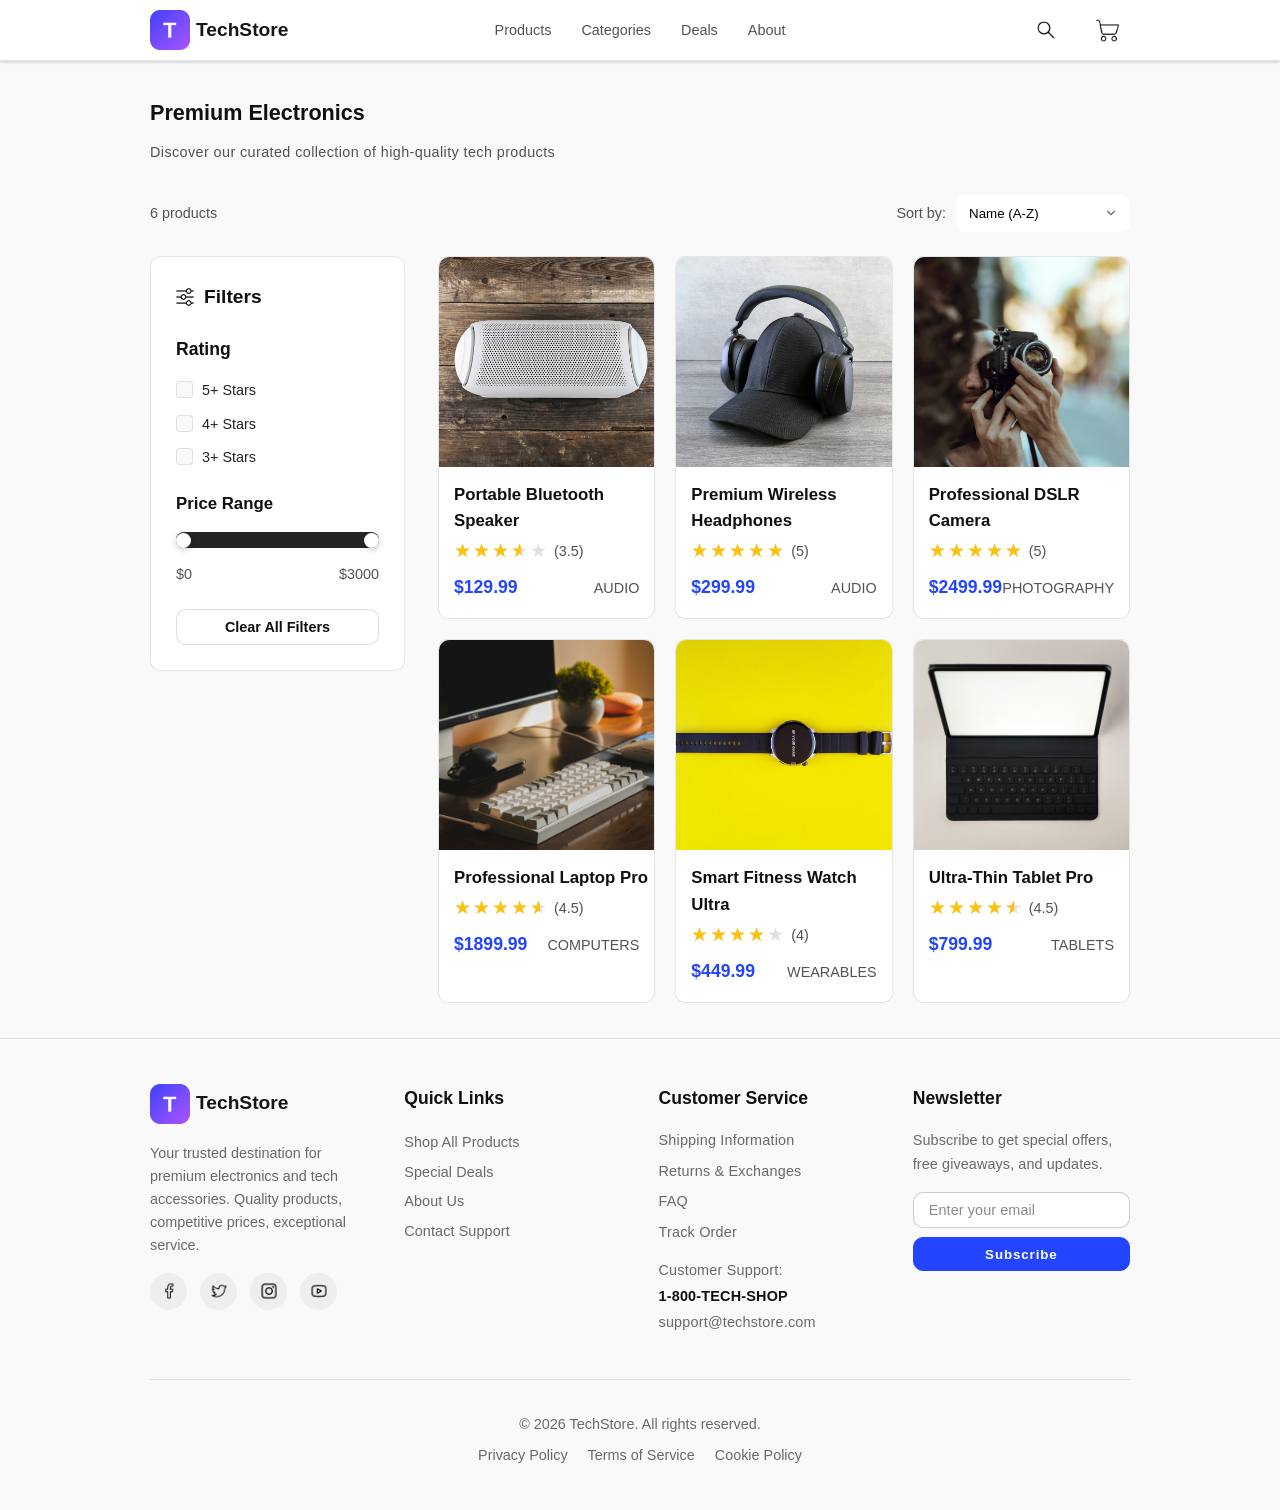
<file: main.html>
<!DOCTYPE html>
<html dir = "ltr" lang = "eng">
<head>
    <meta charset="UTF-8">
    <meta name="viewport" content="width=device-width, initial-scale=1.0">
    <title>Internet TechStore - products</title>
    <link rel = "icon" type = "image/x-icon" href = "images/icon.ico">
    <link href="https://fonts.googleapis.com/css2?family=Playfair+Display:wght@400;700&family=Raleway:wght@300;400;600&display=swap" rel="stylesheet">
    <link rel="stylesheet" href="styles.css">
</head>

<body>
    <header>
        <div class = "container header-container">
            <div class = "logo">
                <a href = "main.html">
                    <img src = "images/logo2.jpg" alt = "Логотип компании">
                    <span>TechStore</span>
                </a>
            </div>

            <nav class = "nav-menu" id = "navMenu">
                <ul>
                    <li><a href = "main.html">Products</a></li>
                    <li><a href = "categories.html">Categories</a></li>
                    <li><a href = "deals.html">Deals</a></li>
                    <li><a href = "about.html">About</a></li>
                </ul>
            </nav>

            <div class = "header-icons">
                <div class = "search-product">
                    <input type = "text" id = "search-input" class = "search-input" placeholder = "Search products...">
                    <a href = "#" class = "search-btn" id = "search-btn">
                        <img src = "images/loupe3.png" alt = "Search">
                    </a>
                </div>

                <a href = "cart.html" class = "cart-btn">
                    <img src = "images/cart.png" alt = "Cart">
                    <span id = "cart-count" class = "cart-count"></span>
                </a>
            </div>

            <div class = "burger-btn" id = "burgerBtn">
                <span></span>
                <span></span>
                <span></span>
            </div>
        </div>
    </header>


    <main class = "main-products">
        <div class = "container">
            <div class = "name-filters">
                <h1>Premium Electronics</h1>
                <p>Discover our curated collection of high-quality tech products</p>
            </div>

            <div class = "filters-second-row">
                <div class = "filter-toggle-btn-product-count">
                    <div class = "filter-toggle-btn" id = "filterToggleBtn">
                        <img src = "images/filter.png" alt = "filter">
                        <span>Filters</span>
                    </div>

                    <div class = "product-count" id = "product-count"></div>
                </div>

                <div class = "sort-panel">
                    <p>Sort by:</p>
                    <select id = "panel">
                        <option value = "name-a-z">Name (A-Z)</option>
                        <option value = "name-z-a">Name (Z-A)</option>
                        <option value = "price-low-high">Price (Low to High)</option>
                        <option value = "price-high-low">Price (High to Low)</option>
                    </select>
                </div>
            </div>

            <div class = "filters">
                <div class = "filters-price-rating">
                    <button class = "close-filters" id = "closeFiltersBtn">✕</button>
                    <div class = "filter-img">
                        <img src = "images/filter.png">
                        <h3>Filters</h3>
                    </div>

                    <div class = "filter-checkbox">
                        <h3>Rating</h3>

                        <div class = "filter-panel">
                            <label>
                                <input type = "checkbox" name = "rating" value = "5"> 5+ Stars  
                            </label>

                            <label>
                                <input type = "checkbox" name = "rating" value = "4"> 4+ Stars 
                            </label>

                            <label>
                                <input type = "checkbox" name = "rating" value = "3"> 3+ Stars
                            </label>
                        </div>
                    </div>

                    <div class = "filter-price">
                        <div class = "filter-price-name">
                            <h3>Price Range</h3>
                        </div>
                        
                        <div class="filter-price-slider">
                            <div class="price-slider">
                                <div class="slider-track"></div>
                                <input type = "range" min = "0" max= "3000" step = "50" value = "0" class = "slider slider-min" id = "sliderMin">
                                <input type = "range" min = "0" max= "3000" step = "50" value = "3000" class = "slider slider-max" id = "sliderMax">
                            </div>
                        </div>

                        <div class="price-display">
                            <span>$<span id = "minPrice">0</span></span>
                            <span>$<span id = "maxPrice">3000</span></span>
                        </div>
                    </div>

                    <div class = "clear-filters-btn">
                        <button class = "clear-btn" onclick = "clearFilters()">
                            Clear All Filters
                        </button>
                    </div>
                </div>

                <div class = "filters-products">
                    <div class = "filters-all-products" id = "filters-all-products">
                </div>
            </div>
        </div>
    </main>

    <footer>
        <div class = "container">
            <div class = "footerr">
                <div class = "footer-content">
                    <div class = "footer-one">
                        <h2><img src = "images/logo2.jpg" alt = "Логотип">TechStore</h2>
                        <p>Your trusted destination for premium electronics and tech accessories. Quality products, competitive prices, exceptional service.</p>
                    </div>
                    
                    <div class = "footer-socials">
                        <a href = "#">
                            <img src = "images/fb4.png" alt = "facebook">
                        </a>
                        <a href = "#">
                            <img src = "images/twitter2.png" alt = "twitter">
                        </a>
                        <a href = "#">
                            <img src = "images/insta4.png" alt = "instagram">
                        </a>
                        <a href = "#">
                            <img src = "images/youtube.png" alt = "youtube">
                        </a>
                    </div>
                </div>

                <div class = "footer-content-two">
                    <div class = "footer-two">
                        <h3>Quick Links</h3>
                    </div>

                    <div class = "footer-links">
                        <ul>
                            <li><a href = "main.html">Shop All Products</a></li>
                            <li><a href = "deals.html">Special Deals</a></li>
                            <li><a href = "about.html">About Us</a></li>
                            <li><a href = "#">Contact Support</a></li>
                        </ul>
                    </div>
                </div>

                <div class = "footer-content-three">
                    <div class = "footer-three">
                        <h4>Customer Service</h4>
                    </div>

                    <div class = "footer-links-two">
                        <ul>
                            <li><a href = "#">Shipping Information</a></li>
                            <li><a href = "#">Returns & Exchanges</a></li>
                            <li><a href = "#">FAQ</a></li>
                            <li><a href = "#">Track Order</a></li>
                        </ul>
                    </div>

                    <div class = "footer-four">
                        <p class = "name">Customer Support:</p>
                        <h4>1-800-TECH-SHOP</h4>
                        <p class = "email">support@techstore.com</p>
                    </div>
                </div>

                <div class = "footer-content-four">
                    <h5>Newsletter</h5>
                    <p>Subscribe to get special offers, free giveaways, and updates.</p>
                    <form class = "email">
                        <input type = "email" placeholder = "Enter your email" required>
                        <button type = "submit">Subscribe</button>
                    </form>
                </div>
            </div>    

            <div class = "footer-copy">
                <div class = "copy">
                    <p>&copy; 2026 TechStore. All rights reserved.</p>
                </div>

                <div class = "footer-legal">
                    <ul>
                        <li><a href = "#">Privacy Policy</a></li>
                        <li><a href = "#">Terms of Service</a></li>
                        <li><a href = "#">Cookie Policy</a></li>
                    </ul>
                </div>
            </div>
        </div>
    </footer>

    <script src = "js/data.js"></script>
    <script src = "js/card_description.js"></script>
    <script src = "js/main.js"></script>
    <script src = "js/search_click.js"></script>
    <script src = "js/burger_btn.js"></script>
    <script src = "js/filter_menu.js"></script>
</body>
</html>
</file>
<file: styles.css>
* {
    margin: 0;
    padding: 0;
    box-sizing: border-box;
}

body {
    font-family: 'Raleway', sans-serif;
    color: #0e0e0e;
    line-height: 1.6;
    background-color: #f9f9f9;
}


header {
    background-color: #fff;
    border-bottom: 1px solid rgba(0, 0, 0, 0.1);
    box-shadow: 0 1.5px 2px rgba(0, 0, 0, 0.1), 0 -1.5px 4px rgba(0, 0, 0, 0.1);
    position: sticky;
    top: 0;
    z-index: 1000;
}

.container {
    max-width: 1440px;
    margin: 0 auto;
    padding-left: 150px;
    padding-right: 150px;
}

.header-container {
    display: flex;
    justify-content: space-between;
    align-items: center;
    min-height: 60px;
    position: relative;
}

html, body {
    width: 100%;
}

.logo {
    flex-shrink: 0;
    z-index: 10;
}

.logo img {
    width: 40px;
    height: auto;
    display: block;
}

.logo span {
    font-size: 1.2rem;
    font-weight: 900;
    color: rgb(21, 21, 21);
    font-family: 'Noto Sans', sans-serif;
    margin-left: 6px;
    position: relative;
}

.logo a {
    text-decoration: none;
    display: flex;
    align-items: center;
}

nav {
    position: absolute;
    left: 50%;
    top: 50%;
    transform: translate(-50%, -50%);
    z-index: 5;
}

nav ul {
    list-style: none;
    display: flex;
    gap: 30px;
    margin: 0;
    padding: 0;
}

nav a {
    color: #555151;
    text-decoration: none;
    font-family: Verdana, 'Geneva', sans-serif;
    font-size: 0.9rem;
    transition: color 0.2s;
}

nav a:hover {
    color: #2445ff;
}

.header-icons {
    display: flex;
    align-items: center;
    gap: 10px;
    z-index: 10;
    margin-left: auto; 
    flex-shrink: 0;
}

.header-icons a {
    border-radius: 50%;
    display: flex;
    align-items: center;
    justify-content: center;
    text-decoration: none;
    width: 46px;
    height: 46px;
    position: relative;
    transition: background-color 0.1s;
}

.header-icons a:hover {
    background-color: rgba(236, 236, 236, 0.89);
}

.header-icons img {
    width: 23px;
    height: auto;
    display: block;
}

.cart-count {
    position: absolute;
    top: -4px;
    right: -4px;
    min-width: 21px;
    height: 21px;
    background: #2445ff;
    color: white;
    font-size: 0.9rem;
    font-weight: 100;
    border-radius: 50%;
    display: none;
    align-items: center;
    justify-content: center;
    font-family: Arial, sans-serif;
    box-shadow: 0 1px 3px rgba(0, 0, 0, 0.2);
    line-height: 1;
}

.cart-count.active {
    display: flex;
}

.search-product {
    display: flex;
    align-items: center;
    position: relative;
}

.search-input {
    border: 1px solid rgba(0, 0, 0, 0.119);
    border-radius: 20px;
    width: 0;
    font-family: 'Noto Sans', sans-serif;
    font-size: 0.9rem;
    outline: none;
    transition: width 0.3s ease, padding 0.3s ease, border 0.2s ease;
    opacity: 0;
    visibility: hidden;
    position: absolute;
    right: 50px;
    background: white;
    z-index: 5;
    padding: 8px 0;
}

.search-input.active {
    width: 550px;
    opacity: 1;
    visibility: visible;
    padding: 8px 12px;
    border-color: #e0e0e0;
}

.search-btn {
    display: flex;
    align-items: center;
    justify-content: center;
    width: 40px;
    height: 40px;
    border-radius: 50%;
    cursor: pointer;
    transition: background-color 0.2s;
    position: relative;
    z-index: 10;
    background: white;
}

.search-btn:hover {
    background-color: #f0f0f0;
}

.search-btn img {
    width: 24px;
    height: 24px;
    display: block;
}

footer {
    background-color: #f9f9f9;
    padding-top: 45px;
    border-top: 1px solid rgba(0, 0, 0, 0.1);
}

.footer-one img {
    width: 40px;
    height: auto;
}

.footer-socials {
    gap: 13px;
    display: flex;
}

.footer-socials img {
    width: 15px;
    height: auto;
    display: block;
    position: absolute;
    top: 50%;
    left: 50%;
    transform: translate(-50%, -50%);
}

.footer-socials a {
    text-decoration: none;
    border-radius: 50%;
    display: flex;
    align-items: center;
    justify-content: center;
    line-height: 1;
    background-color: rgba(236, 236, 236, 0.89);
    transition: background-color 0.1s;
    width: 37px;
    height: 37px;
    position: relative;
    transform: translateY(-5px);
}

.footer-socials a:hover {
    background-color: #2445ff;
}

.footer-socials a:hover img {
    filter: brightness(0) invert(1);
}

.footerr {
    max-width: 1440px;
    margin: 0 auto;
    padding: 0 0;
    display: grid;
    grid-template-columns: repeat(4, 1fr);
    gap: 37px;
}

.footer-content {
    gap: 1px;
    display: grid;
}

.footer-one h2 {
    gap: 6px;
    display: flex;
    color: rgb(21, 21, 21);
    font-family: 'Noto Sans', sans-serif;
    font-size: 1.2rem;
    font-weight: 900;
    align-items: center;
}

.footer-one p {
    padding-top: 18px;
    font-family: 'Noto Sans', sans-serif;
    font-size: 0.9rem;
    color: #6c6868;
}

.footer-two h3 {
    font-family: 'Noto Sans', sans-serif;
    font-weight: 600;
    font-size: 1.1rem;
    color: #101010;
}

.footer-links {
    padding-top: 17px;
}

.footer-links ul {
    list-style: none;
    gap: 4px;
    display: grid;
}

.footer-links a {
    text-decoration: none;
    color: #6c6868;
    font-size: 0.9rem;
    font-family: 'Noto Sans', sans-serif;
    letter-spacing: 0.1px;
    transition: color 0.1s;
}

.footer-links a:hover {
    color: #2445ff;
}

.footer-content-three {
    gap: 15px;
    display: grid;
}

.footer-three h4 {
    font-family: 'Noto Sans', sans-serif;
    font-weight: 600;
    font-size: 1.1rem;
    color: #101010;
}

.footer-links-two ul {
    list-style: none;
    gap: 5px;
    display: grid;
}

.footer-links-two a {
    text-decoration: none;
    color: #6c6868;
    font-size: 0.9rem;
    font-family: 'Noto Sans', sans-serif;
    letter-spacing: 0.2px;
    transition: color 0.1s;
}

.footer-links-two a:hover {
    color: #2445ff;
}

.footer-four {
    gap: 3px;
    display: grid;
}

.footer-four h4 {
    font-size: 0.9rem;
    font-weight: 600;
    font-family: 'Noto Sans', sans-serif;
    color: #101010;
    letter-spacing: 0.2px;
}

.footer-four p {
    color: #6c6868;
    font-size: 0.9rem;
    font-family: 'Noto Sans', sans-serif;
    letter-spacing: 0.2px;
}

.footer-content-four h5 {
    font-family: 'Noto Sans', sans-serif;
    font-weight: 600;
    font-size: 1.1rem;
    color: #101010;
}

.footer-content-four p {
    padding-top: 16px;
    text-decoration: none;
    color: #6c6868;
    font-size: 0.9rem;
    font-family: 'Noto Sans', sans-serif;
    letter-spacing: 0.1px;
    line-height: 1.7;
}

.footer-content-four form {
    padding-top: 15px;
    display: grid;
}

.footer-content-four input {
    padding-top: 10px;
    padding-bottom: 9px;
    padding-left: 15px;
}

.footer-content-four button {
    margin-top: 9px;
    padding-top: 9px;
    padding-bottom: 8px;
}

.email input {
    border-radius: 10px;
    border: 1px solid rgba(0, 0, 0, 0.2);
}

.email ::placeholder {
    color: #8c8b8b;
    font-size: 0.9rem;
    font-family: 'Noto Sans', sans-serif;
    letter-spacing: 0.1px;
}

.email input:focus {
    border-color: #425eff;
    outline: none;
    box-shadow: 0 0 3px rgba(54, 101, 255, 0.8);
}

.email button {
    border-radius: 10px;
    border: 1px solid #2445ff;
    background-color: #2445ff;
    color: #fff;
    font-family: 'Noto Sans', sans-serif;
    letter-spacing: 0.9px;
    font-weight: 600;
    transition: background-color 0.2s;
}

.email button:hover {
    background-color: #223edb;
    border: 1px solid #223edb;
}

.footer-copy {
    border-top: 1px solid rgba(0, 0, 0, 0.1);
    max-width: 1440px;
    margin: 45px auto 0;
    padding: 0 150px;
    text-align: center;
}

.copy {
    font-family: 'Noto Sans', sans-serif;
    font-size: 0.9rem;
    color: #6c6868;
    margin-top: 33px;
}

.footer-legal ul {
    display: flex;
    gap: 20px;
    list-style: none;
    justify-content: center;
    margin-top: 5px;
    margin-bottom: 43px;
    padding: 0;
}

.footer-legal a {
    text-decoration: none;
    color: #6c6868;
    font-family: 'Noto Sans', sans-serif;
    font-weight: 100;
    font-size: 0.9rem;
    transition: color 0.1s;
}

.footer-legal a:hover {
    color: #2445ff;
}

.about {
    padding: 0 0;
    gap: 15px;
    display: grid;
    text-align: center;
}

.about h1 {
    font-family: 'Noto Sans', sans-serif;
    font-size: 1.35rem;
    color: #242424;
    font-weight: 600;
    letter-spacing: 0.2px;
    padding-top: 40px;
}

.about p {
    font-family: 'Noto Sans', sans-serif;
    font-size: 1.05rem;
    letter-spacing: 0.1px;
    color: #535353;
}

.story {
    max-width: 1440px;
    margin: 48px auto;
    padding: 35px 30px;
    background-color: #ffffff;
    border-radius: 10px;
    border: 1px solid rgba(0, 0, 0, 0.1);
    gap: 17px;
    display: grid;
}

.story h2 {
    color: #242424;
    font-family: 'Noto Sans', sans-serif;
    font-size: 1.2rem;
}

.story p {
    color: #535353;
    font-family: 'Noto Sans', sans-serif;
    font-size: 0.95rem;
}

.name-values h3 {
    color: #242424;
    font-family: 'Noto Sans', sans-serif;
    font-size: 1.17rem;
    text-align: center;
    letter-spacing: 0.1px;
    padding-bottom: 25px;
}

.our-values {
    max-width: 1440px;
    margin: 0 auto 30px;
    padding: 0 0;
    display: grid;
    grid-template-columns: repeat(3, 1fr);
    gap: 25px;
}

.values-one,
.values-two,
.values-three {
    border: 1px solid rgba(0, 0, 0, 0.1);
    background-color: #fff;
    border-radius: 10px;
    padding-bottom: 20px;
}

.values-img-one,
.values-img-two,
.values-img-three {
    width: 48px;
    height: 48px;
    background-color: #d6e8ff;
    border-radius: 50%;
    display: flex;
    align-items: center;
    justify-content: center;
    font-size: 24px;
    margin: 22px auto 17px;
}

.description-one h4,
.description-two h5,
.description-three h6 {
    text-align: center;
    color: #242424;
    font-family: 'Noto Sans', sans-serif;
    font-size: 1.05rem;
}

.description-one p,
.description-two p,
.description-three p {
    color: #535353;
    font-family: 'Noto Sans', sans-serif;
    font-size: 0.9rem;
    text-align: center;
    padding: 10px 25px 0;
}

.contact-section {
    max-width: 1440px;
    margin: 50px auto 35px;
    padding: 0 0;
}

.contacts-name h2 {
    color: #242424;
    font-family: 'Noto Sans', sans-serif;
    font-size: 1.18rem;
    margin-bottom: 20px;
}

.contacts {
    display: flex;
    justify-content: space-between;
    gap: 40px;
    background-color: #fff;
    border: 1px solid rgba(0, 0, 0, 0.1);
    border-radius: 10px;
    padding: 30px;
}

.contacts-columns-one,
.contacts-columns-two {
    display: grid;
    gap: 25px;
    flex: 1;
}

.email-us,
.visit-us,
.call-us,
.business-hours {
    display: flex;
    align-items: center;
    gap: 15px;
}

.email-img,
.geo-img,
.phone-img,
.hours-img {
    width: 43px;
    height: 43px;
    background-color: #d6e8ff;
    border-radius: 50%;
    display: flex;
    align-items: center;
    justify-content: center;
    flex-shrink: 0;
}

.email-img img,
.geo-img img,
.phone-img img,
.hours-img img {
    width: 20px;
    height: auto;
    filter: invert(38%) sepia(98%) saturate(6986%) hue-rotate(234deg) brightness(100%) contrast(104%);
}

.email-description h3,
.geo-description h4,
.phone-description h5,
.hours-description h6 {
    color: #242424;
    font-family: 'Noto Sans', sans-serif;
    font-size: 1rem;
    margin-bottom: 4px;
}

.email-description p,
.geo-description p,
.phone-description p,
.hours-description p {
    color: #535353;
    font-family: 'Noto Sans', sans-serif;
    font-size: 0.9rem;
}

.main-deals {
    margin: 35px auto;
    padding: 0 0;
}

.deals-icon img {
    width: 25px;
    height: 25px;
    filter: invert(38%) sepia(98%) saturate(6986%) hue-rotate(234deg) brightness(100%) contrast(104%) contrast(350%);
    margin-top: 7px;
}

.deals-icon h1 {
    color: rgb(21, 21, 21);
    font-family: 'Noto Sans', sans-serif;
    font-size: 1.45rem;
    display: flex;
    gap: 7px;
}

.deals-icon p {
    color: #555151;
    font-family: Verdana, 'Geneva', sans-serif;
    font-size: 0.9rem;
    letter-spacing: 0.2px;
}

.deals-icon {
    display: grid;
    gap: 10px;
}

.deals-two {
    border-radius: 10px;
    display: flex;
    justify-content: space-between;
    align-items: center;
    padding: 28px 30px;
    background: linear-gradient(95deg, #2848fc 0%, #a646f0 80%);
}

.deals-one {
    display: grid;
    gap: 30px;
}

.deals-columns-one {
    display: grid;
    gap: 10px;
}

.deals-columns-one h2 {
    color: #ffffff;
    font-family: 'Noto Sans', sans-serif;
    font-size: 1.1rem;
}

.deals-columns-one p {
    color: #ededed;
    font-family: 'Noto Sans', sans-serif;
    font-size: 0.9rem;
    letter-spacing: 0.3px;
}

.deals-columns-two {
    background-color: #b868fe;
    border-radius: 10px;
    padding: 10px 20px;
}

.deals-columns-two h3 {
    color: #ffffff;
    font-family: 'Noto Sans', sans-serif;
    font-weight: 600;
    font-size: 0.95rem;
    display: flex;
    align-items: center;
    gap: 10px;
    margin: 0;
}

.deals-columns-two img {
    width: 18px;
    height: 18px;
    filter: invert(100%) sepia(0%) saturate(24%) hue-rotate(114deg) brightness(108%) contrast(108%);
}

.deals-button {
    text-align: center;
    margin-top: 50px;
    display: grid;
    gap: 15px;
}

.deals-button p {
    color: #535353;
    font-family: 'Noto Sans', sans-serif;
    font-size: 0.93rem;
    letter-spacing: 0.2px;
}

.deals-button button {
    margin: 0 auto;
    padding: 11px 30px;
    background-color: #2445ff;
    border: 1px solid #2445ff;
    border-radius: 10px;
    color: #ffffff;
    font-family: 'Noto Sans', sans-serif;
    font-size: 0.95rem;
    transition: background-color 0.2s;
    cursor: pointer;
    font-weight: 600;
    width: fit-content;
}

.deals-button button:hover {
    background-color: #223edb;
}

.deals-cards {
    display: grid;
    grid-template-columns: repeat(4, 1fr);
    gap: 25px;
    margin: 40px 0;
}

.stars-container {
    position: relative;
    display: inline-block;
    font-size: 1.2rem;
    letter-spacing: 2px;
}

.stars-old {
    color: #e0e0e0;
}

.stars-new {
    position: absolute;
    top: 0;
    left: 0;
    white-space: nowrap;
    overflow: hidden;
    color: #fdc10c;
}

.deal-card {
    border: 1px solid #10101015;
    border-radius: 10px;
    background-color: #fff;
    position: relative;
    transition: box-shadow 0.2s ease, transform 0.2s ease;
}

.deal-card:hover {
    box-shadow: 0 5px 35px rgba(0, 0, 0, 0.15);
}

.deal-img {
    width: 100%;
    aspect-ratio: 222 / 220;
    border-radius: 9px 9px 0 0;
    overflow: hidden;
}

.deal-image {
    width: 100%;
    height: 100%;
    object-fit: cover;
    transition: transform 0.3s ease;
}

.deal-card:hover .deal-image {
    transform: scale(1.05);
}

.deal-card h1 {
    font-family: 'Noto Sans', sans-serif;
    font-size: 1.05rem;
    letter-spacing: 0.4px;
    font-weight: 600;
    color: #101010;
    padding: 17px 15px 0;
}

.deal-stars-rating {
    display: flex;
    padding-left: 15px;
    align-items: center;
}

.deal-rating {
    font-family: 'Noto Sans', sans-serif;
    font-size: 0.9rem;
    margin-left: 6px;
    color: #535353;
}

.deal-price-categories {
    display: flex;
    justify-content: space-between;
    align-items: baseline;
    padding: 4px 15px 20px;
}

.deal-price {
    font-family: 'Noto Sans', sans-serif;
    font-size: 1.1rem;
    color: #2445ff;
    font-weight: 600;
}

.deal-categories {
    font-family: 'Noto Sans', sans-serif;
    font-size: 0.9rem;
    color: #535353;
}

.deal-sale {
    background-color: #ed1313;
    color: #ffffff;
    font-family: 'Noto Sans', sans-serif;
    font-size: 0.9rem;
    letter-spacing: 0.3px;
    position: absolute;
    top: -7px;
    right: -12px;
    border-radius: 15px;
    padding: 2px 10px;
}

.deal-card-link {
    text-decoration: none;
}

.top-descriptions {
    display: flex;
    gap: 15px;
    color: #7e7e7e;
    font-family: 'Noto Sans', sans-serif;
    font-size: 0.9rem;
    transform: translateY(-3px);
}

.products-top a{
    text-decoration: none;
    color: #7e7e7e;
    font-family: 'Noto Sans', sans-serif;
    font-size: 0.9rem;
}

.products-top a:hover{
    color: #101010;
}

.categorie-top {
    color: #7e7e7e;
}

.categorie-top:hover {
    color: #101010;
}

.name-top {
    color: #101010;
}

.bottom-descriptions {
    padding-top: 20px;
}

.bottom-descriptions {
    display: grid;
    grid-template-columns: repeat(2, 1fr);
    gap: 35px;
}

.product-text-description h1 {
    color: #101010;
    font-family: 'Noto Sans', sans-serif;
    font-size: 1.35rem;
}

.product-stars-rating {
    display: flex;
    gap: 10px;
    font-size: 0.9rem;
    color: #535353;
    font-family: 'Noto Sans', sans-serif;
}

.product-stars .stars-container {
    font-size: 1.6rem;  
}

.product-rating {
    transform: translateY(11px);
}

.product-text-description p {
    font-size: 0.9rem;
    color: #535353;
    font-family: 'Noto Sans', sans-serif;
    transform: translateY(-3px);
}

.product-price {
    display: flex;
    gap: 8px;
    align-items: center;
    margin-top: 6px;
}

.product-price h1 {
    color: #2445ff;
    font-size: 1.9rem;
}

.product-price p {
    transform: translateY(7px);
}

.key-highlights {
    border-radius: 10px;
    background-color: oklch(97% .014 254.604);
    margin-top: 17px;
    padding: 15px;
}

.key-highlights h3 {
    color: #101010;
    font-family: 'Noto Sans', sans-serif;
    font-size: 0.9rem;
}

.ul-highlights {
    color: #101010;
    font-family: 'Noto Sans', sans-serif;
    font-size: 0.9rem;
    padding-left: 15px;
    padding-top: 7px;
}

.key-highlights li::marker {
    color: #2445ff;  
    font-size: 0.9rem;
}

.product-description {
    padding-top: 25px;
    display: grid;
    gap: 12px;
}

.product-description h1 {
    color: #101010;
    font-family: 'Noto Sans', sans-serif;
    font-size: 1.1rem;
    letter-spacing: 0.2px;
}

.product-full-description {
    font-size: 0.95rem;
    color: #535353;
    font-family: 'Noto Sans', sans-serif;
    line-height: 26px;
}

.product-quantity {
    padding-top: 22px;
}

.quantity {
    padding-top: 6px;
}

.quantity button {
    background-color: #f9f9f9;
    height: 40px;
    width: 40px;
    border-radius: 10px;
    border: 1px solid rgba(0, 0, 0, 0.176);
    cursor: pointer;
}

.quantity input {
    border: none;
    outline: none;
    height: 30px;
    width: 60px;
    text-align: center;
    padding-left: 15px;
    color: #101010;
    font-family: 'Noto Sans', sans-serif;
    font-size: 0.95rem;
    font-weight: 600;
    background-color: #f9f9f9;
}

.cart-icon {
    height: 20px;
    width: auto;
}

.btn-add-cart {
    margin-top: 25px;
}

.button-add-cart {
    width: 100%; 
    padding: 17px 0; 
    display: flex;
    justify-content: center; 
    align-items: center;
    gap: 10px;
    border-radius: 10px;
    border: none;
    background-color: #2445ff;
    color: #ffffff;
    font-family: 'Noto Sans', sans-serif;
    font-size: 0.95rem;
    font-weight: 600;
    white-space: nowrap;
    transition: background-color 0.2s ease, transform 0.1s ease;
    cursor: pointer;
}

.button-add-cart:hover {
    background-color: #223edb;
}

.button-add-cart:active {
    transform: scale(1.08);
    background-color: #0f1f78;
}

.button-add-cart img {
    filter: brightness(0) invert(1);
}

.specification-product {
    border: 1px solid rgba(0, 0, 0, 0.119);
    border-radius: 10px;
    margin-top: 23px;
    overflow: hidden;
    background-color: #ffffff;
    margin-bottom: 60px;
}

.specification-top {
    display: flex;
    justify-content: space-between;
    padding: 17px 16px;
    cursor: pointer;
    user-select: none;
}

.specification-top h3 {
    color: #101010;
    font-family: 'Noto Sans', sans-serif;
    font-size: 0.9rem;
}

.specification-top:hover h3{
    text-decoration: underline;
}

.specification-top span {
    color: #535353;
    font-family: 'Noto Sans', sans-serif;
    font-size: 0.9rem;
}

.arrow {
    display: inline-block;
    transition: transform 0.3s ease;
}

.arrow.active {
    transform: rotate(180deg);
}

.specification-content {
    padding-left: 16px;
    padding-right: 16px;
    max-height: 0; 
    overflow: hidden;
    opacity: 0;
    transition: all 0.3s ease;
    transform: translateY(-10px);
}

.specification-content.active {
    max-height: 850px;       
    opacity: 1;               
    padding-bottom: 7px;     
}

.specification-row {
    display: flex;
    justify-content: space-between;
    padding-top: 13px;
    padding-bottom: 6px;
    border-bottom: 1px solid rgba(0, 0, 0, 0.119);
}

.specification-row:last-child {
    border-bottom: none;
}

.specification-key {
    color: #212121;
    font-family: 'Noto Sans', sans-serif;
    font-size: 0.9rem;
    font-weight: 600;
}

.specification-value {
    color: #535353;
    font-family: 'Noto Sans', sans-serif;
    font-size: 0.9rem;
}

.similar-name-top h3{
    color: #101010;
    font-family: 'Noto Sans', sans-serif;
    font-size: 1.15rem;
}

.similar-one-card {
    display: grid;
    grid-template-columns: repeat(auto-fill, minmax(290px, 1fr));
    gap: 30px;
    width: 100%;
    margin-top: 20px;
}

.similar-card a{
    text-decoration: none;
}

.similar-img {
    width: 100%;
    height: 305px; 
    overflow: hidden;
    border-radius: 9px 9px 0 0;
}

.similar-image {
    width: 100%;
    height: 100%;
    object-fit: cover;
    transition: transform 0.3s ease;
    display: block;
}

.category-name-top {
    width: 100%;
    margin-bottom: 30px;
    text-align: left; 
}

.similar-one-card {
    display: grid;
    grid-template-columns: repeat(auto-fill, minmax(280px, 1fr));
    gap: 25px;
    width: 100%;
    
}

.similar-card:hover .similar-image {
    transform: scale(1.05);
}

.similar-card {
    border: 1px solid #10101015;
    border-radius: 10px;
    background-color: #fff;
    position: relative;
    transition: box-shadow 0.2s ease, transform 0.2s ease;
}

.similar-card:hover {
    box-shadow: 0 5px 35px rgba(0, 0, 0, 0.15);
}

.similar-card-product h4 {
    font-size: 1.03rem;
    color: #101010;
    font-family: 'Noto Sans', sans-serif;
    padding-top: 17px;
    padding-left: 17px;
}

.similar-stars-rating {
    display: flex;
    padding-left: 17px;
    gap: 8px;
}

.similar-rating {
    font-family: 'Noto Sans', sans-serif;
    font-size: 0.9rem;
    transform: translateY(6px);
    color: #535353;
}

.similar-price-categories {
    padding-left: 17px;
    display: flex;
    transform: translateY(4px);
    justify-content: space-between;  
    align-items: baseline;           
    padding-right: 17px;
    padding-bottom: 20px;
}

.similar-price {
    font-family: 'Noto Sans', sans-serif;
    font-size: 1.1rem;
    color: #2445ff;
    font-weight: 600;
}

.similar-categories {
    font-family: 'Noto Sans', sans-serif;
    font-size: 0.9rem;
    color: #535353;
}

.gallery-img-big {
    position: relative;  
    display: inline-block;
    width: 100%;
}

.product-img-big  {
    display: flex;
    justify-content: center;
    align-items: center;
}

.gallery-last,
.gallery-next {
    position: absolute;
    top: 50%;
    transform: translateY(-50%);
    background-color: rgba(255, 255, 255, 0.863);
    color: #101010;
    border: none;
    width: 40px;
    height: 40px;
    border-radius: 50%;
    font-size: 18px;
    cursor: pointer;
    transition: background-color 0.2s;
    z-index: 10;
}

.gallery-last:hover,
.gallery-next:hover {
    background-color: rgb(255, 255, 255);
}

.gallery-last {
    left: 15px;
}

.gallery-next {
    right: 15px;
}

.product-img-big img {
    height: 462px;
    width: 462px;
    object-fit: cover;
    border-radius: 10px;
}

.product-img-little {
    margin-top: 8px;
    display: flex;
    gap: 12px;
}

.product-img-little img {
    height: 145px;
    width: 146px;
    object-fit: cover;
    border-radius: 10px;
    cursor: pointer;
    transition: all 0.2s;
    border: 2px solid transparent;
}

.product-img-little img:hover {
    border-color: #c0bfbf97;
}

.product-img-little img.active {
    border-color: #2445ff;
    box-shadow: 0 0 4px rgba(54, 101, 255, 0.9);
}

.main-categories {
    margin: 35px 0 80px 0;
}

.categories-cards {
    display: grid;
    grid-template-columns: repeat(auto-fill, minmax(280px, 1fr)); 
    gap: 25px;
    margin-top: 30px;
    width: 100%; 
}

.categories-name h3 {
    font-size: 1.35rem;
    color: #101010;
    font-family: 'Noto Sans', sans-serif;
}

.categories-name p {
    font-family: 'Noto Sans', sans-serif;
    font-size: 0.92rem;
    color: #535353;
    letter-spacing: 0.2px;
    margin-top: 16px;
}

.category-card {
    border: none;
    position: relative;
    border-radius: 10px;
    cursor: pointer;
    height: 170px;
}

.category-card:hover .category-img {
    transform: scale(1.05);
}

.category-image {
    width: 100%;
    height: 100%;
    overflow: hidden;
    position: relative;
    border-radius: 10px;
}

.category-img {
    width: 100%;
    height: 100%;
    object-fit: cover;
    transition: transform 0.3s;
    object-fit: cover;
    filter: brightness(0.85);
}

.category-card-info {
    position: absolute;
    bottom: 0;
    left: 0;
    right: 0;
    padding: 23px;
    background: linear-gradient(to top, rgba(0, 0, 0, 0.589), rgba(0,0,0,0) 100%);
    border-radius: 10px;
    z-index: 2;
    display: grid;
    gap: 3px;
}

.category-card-info h3 {
    font-family: 'Noto Sans', sans-serif;
    font-size: 1.1rem;
    color: #ffffff;
}

.category-card-info p {
    font-family: 'Noto Sans', sans-serif;
    font-size: 0.9rem;
    color: #ffffff;
}

.common-category {
    margin: 40px 0 60px 0;
}

.category-name-top h3 {
    font-size: 1.25rem;
    color: #101010;
    font-family: 'Noto Sans', sans-serif;
    letter-spacing: 0.2px;
}

.category-name-top p {
    font-family: 'Noto Sans', sans-serif;
    font-size: 0.9rem;
    color: #535353;
    letter-spacing: 0.3px;
    margin-top: 12px;
    margin-bottom: 30px;
}

.empty-cart {

    text-align: center;
    margin-top: 70px;

    margin-bottom: 330px;
}

.empty-cart-top h1 {
    font-size: 1.4rem;
    color: #101010;
    font-family: 'Noto Sans', sans-serif;
}

.empty-cart-top p {
    font-family: 'Noto Sans', sans-serif;
    font-size: 0.9rem;
    color: #535353;
    letter-spacing: 0.3px;
    margin-top: 16px;
}

.empty-cart-btn {
    align-items: center;
    margin-top: 32px;
    justify-content: center;
}

.empty-cart-btn button {
    padding-top: 14px;
    padding-bottom: 14px;
    padding-left: 30px;
    padding-right: 30px;
    background-color: #2445ff;
    border: 1px solid #2445ff;
    border-radius: 10px;
    color: #ffffff;
    font-family: 'Noto Sans', sans-serif;
    font-size: 0.9rem;
    transition: background-color 0.2s;
    font-weight: 600;
    letter-spacing: 0.2px;
    cursor: pointer;
    white-space: nowrap;
}

.empty-cart-btn button:hover {
    background-color: #223edb;
}

.cart-with-product {
    margin-top: 35px;
    margin-bottom: 35px;
}

.main-cart-all-products {
    display: grid;
    gap: 17px;
    margin-top: 30px;
}

.main-cart-item-img {
    height: 130px;
    width: 130px;
    object-fit: cover;
    border-radius: 10px;
    margin: 5px 0 0 5px;
}

.cart-with-product h2 {
    font-size: 1.4rem;
    color: #101010;
    font-family: 'Noto Sans', sans-serif;
    letter-spacing: 0.2px;
}

.cart-two-columns {
    display: flex;
    margin-top: -14px;
    align-items: flex-start;
}

.main-cart-all-products {
    flex: 3;  
    width: 100%;
}

.summary-information {
    flex: 1;
}

.main-cart-item {
    display: flex;
    align-items: center;
    justify-content: space-between;
    gap: 20px;
    border: 1px solid rgba(0, 0, 0, 0.1);
    border-radius: 10px;
    background-color: #ffffff;
    width: 100%;
    padding: 20px;
}

.name-and-category {
    display: grid;
    gap: 20px;
}

.cart-product-name-link {
    text-decoration: none;
}

.name-and-category h6 {
    font-size: 0.95rem;
    color: #101010;
    font-family: 'Noto Sans', sans-serif;
    transition: color 0.2s;
}

.name-and-category h6:hover {
    color: #2445ff;
}

.name-and-category p {
    margin-top: -15px;
    font-family: 'Noto Sans', sans-serif;
    font-size: 0.9rem;
    color: #535353;
} 

.cart-item-column-two {
    display: grid;
    gap: 35px;
}

.cart-qty-btn {
    background-color: #ffffff;
    border: 1px solid rgba(0, 0, 0, 0.1);
    font-size: 1.2rem;
    height: 32px;
    width: 32px;
    border-radius: 8px;
    transition: background-color 0.2s;
    cursor: pointer;
}

.cart-qty-btn:hover {
    background-color: #f9f9f9;
}

.main-cart-item-quantity span {
    padding-left: 18px;
    padding-right: 18px;
    font-size: 0.9rem;
    color: #101010;
    font-family: 'Noto Sans', sans-serif;
    font-weight: 600;
}

.cart-item-column-three {
    align-items: flex-end;
    text-align: right;
    margin-left: auto;
    margin-top: 25px;
}

.cart-item-delete {
    height: 38px;
    width: auto;
    padding: 10px;          
    filter: invert(45%) sepia(0%) saturate(1183%) hue-rotate(168deg) brightness(109%) contrast(96%);
    transition: filter 0.2s ease;
    cursor: pointer;
}

.cart-item-delete:hover {
    filter: invert(21%) sepia(88%) saturate(6511%) hue-rotate(356deg) brightness(97%) contrast(100%);
    border: none;
    background: rgba(226, 105, 105, 0.08);  
    border-radius: 50%;
}

.cart-item-product-price {
    margin-top: 33px;
}

.cart-item-total {
    color: #2445ff;
    font-family: 'Noto Sans', sans-serif;
    font-size: 1.15rem;
    font-weight: 600;
}

.main-cart-item-price {
    color: #535353;
    font-family: 'Noto Sans', sans-serif;
    font-size: 0.9rem;
    font-weight: 300;
}

.cart-item-two {
    display: flex;
    justify-content: space-between;
    flex: 1;
    gap: 20px;
}

.cart-item-column-two {
    flex: 2;
}

.cart-item-column-three {
    flex: 1;
    text-align: right;
    margin-top: 0;
}

.summary-information {
    margin-left: 30px;
    align-self: flex-start;
    display: grid;
    gap: 20px;
    position: sticky; 
    top: 50px; 
}

.order-summary {
    background-color: #ffffff;
    border: 1px solid rgba(0, 0, 0, 0.1);
    border-radius: 10px;
    width: 100%;
    margin-top: 48px;
    padding: 25px 23px;
}

.shipping-information {
    background-color: #ffffff;
    border: 1px solid rgba(0, 0, 0, 0.1);
    border-radius: 10px;
    min-width: 296px;
    
    padding-left: 23px;
    padding-top: 25px;
    padding-bottom: 22px;
    margin-top: -3px;
}

.shipping-information-top {
    display: flex;
    gap: 10px;
}

.shipping-information-top h3 {
    font-size: 1.1rem;
    color: #101010;
    font-family: 'Noto Sans', sans-serif;
    letter-spacing: 0.2px;
}

.delivery {
    filter: invert(22%) sepia(93%) saturate(4621%) hue-rotate(233deg) brightness(100%) contrast(105%);
    transform: translateY(4px);
    height: 20px;
    width: auto;
}

.shipping-information-middle {
    display: flex;
    gap: 8px;
    margin-top: 15px;
    border-bottom: 1px solid rgba(0, 0, 0, 0.1);
    padding-bottom: 10px;
    width: 100%
}

.geo-shop {
    height: 17px;
    width: auto;
    filter: invert(45%) sepia(0%) saturate(1183%) hue-rotate(168deg) brightness(109%) contrast(96%);
    transform: translateY(2px);
}

.address-shop h6 {
    font-size: 0.9rem;
    color: #101010;
    font-family: 'Noto Sans', sans-serif;
}

.address-shop p {
    color: #535353;
    font-family: 'Noto Sans', sans-serif;
    font-size: 0.9rem;
}

.shipping-information-buttom {
    margin-top: 13px;
}

.shipping-information-buttom h5 {
    color: #101010;
    font-family: 'Noto Sans', sans-serif;
    font-size: 0.9rem;
}

.shipping-information-buttom p {
    color: #535353;
    font-family: 'Noto Sans', sans-serif;
    font-size: 0.9rem;
    letter-spacing: 0.1px;
}

.shipping-information-buttom h6 {
    color: #0eb30e;
    font-family: 'Noto Sans', sans-serif;
    font-size: 0.9rem;
    font-weight: 100;
    padding-top: 3px;
}

.order-summary h2 {
    color: #101010;
    font-family: 'Noto Sans', sans-serif;
    font-size: 1.15rem;
    letter-spacing: 0.2px;
}

.summ {
    display: grid;
    padding-top: 17px;
    border-bottom: 1px solid rgba(0, 0, 0, 0.1);
    padding-bottom: 10px;

}

.subtotal {
    display: flex;
    justify-content: space-between;
}

.subtotal p {
    color: #535353;
    font-family: 'Noto Sans', sans-serif;
    font-size: 0.9rem;
}

.subtotal span {
    color: #101010;
    font-family: 'Noto Sans', sans-serif;
    font-size: 0.9rem;
    font-weight: 600;
}

.sale-ten {
    display: flex;
    justify-content: space-between;
    padding-top: 8px;
}

.sale-ten p {
    color: #0eb30e;
    font-family: 'Noto Sans', sans-serif;
    font-size: 0.9rem;
}

.sale-ten span {
    color: #0eb30e;
    font-family: 'Noto Sans', sans-serif;
    font-size: 0.9rem;
    font-weight: 600;
}

.tax {
    display: flex;
    justify-content: space-between;
    padding-top: 8px;
}

.tax p {
    color: #535353;
    font-family: 'Noto Sans', sans-serif;
    font-size: 0.9rem;
}

.tax span {
    color: #101010;
    font-family: 'Noto Sans', sans-serif;
    font-size: 0.9rem;
    font-weight: 600;
}

.all-total {
    display: flex;
    justify-content: space-between;
    padding-top: 15px;
}

.all-total h6 {
    color: #101010;
    font-family: 'Noto Sans', sans-serif;
    font-size: 1.0rem;
}

.all-total span {
    color: #2445ff;
    font-family: 'Noto Sans', sans-serif;
    font-size: 1.2rem;
    font-weight: 600;
    transform: translateY(-3px);
}

.promo-code {
    padding-top: 20px;
}

.promo-code h6 {
    color: #101010;
    font-family: 'Noto Sans', sans-serif;
    font-size: 0.9rem;
}

.promo-input {
    display: flex;
}

.promo-input input {
    border: 1px solid rgba(0, 0, 0, 0.1);
    border-radius: 8px;
    height: 35px;
    padding-left: 10px;
    margin-top: 7px;
}

.promo-input input::placeholder {
    color: #8c8b8b;
    font-size: 0.9rem;
    font-family: 'Noto Sans', sans-serif;
    letter-spacing: 0.1px;
    transform: translateY(1px);
}

.promo-input input:focus {
    border-color: #425eff;
    outline: none;  
    box-shadow: 0 0 3px rgba(54, 101, 255, 0.8);
}

.promo-input button {
    border: 1px solid rgba(0, 0, 0, 0.1);
    border-radius: 8px;
    height: 35px;
    padding-left: 13px;
    padding-right: 13px;
    margin-top: 7px;
    margin-left: 8px;
    background-color: #2d2d2d;
    color: #ffffff;
    font-size: 0.9rem;
    font-weight: 600;
    transition: background-color 0.2s;
    cursor: pointer;
}

.promo-input button:hover {
    background-color: #101010;
}

.promo-input button:disabled {
    background-color: #969696;
    border: 1px solid #969696;
    cursor: not-allowed;
}

.promo-input button:disabled:hover {
    background-color: #818181;
    border: 1px solid #818181;
    cursor: not-allowed;
}

.promo-hint {
    color: #535353;
    font-family: 'Noto Sans', sans-serif;
    font-size: 0.9rem;
    margin-top: 7px;
}

.promo-success-message {
    color: #0eb30e;
    font-family: 'Noto Sans', sans-serif;
    font-size: 0.9rem;
    margin-top: 7px;
}

.promo-error {
    color: #d90a0a;
    font-family: 'Noto Sans', sans-serif;
    font-size: 0.9rem;
    margin-top: 7px;
    margin-bottom: 7px;
}

.proceed-btn button {
    border-radius: 10px;
    border: 1px solid #2445ff;
    background-color: #2445ff;
    color: #ffffff;
    font-family: 'Noto Sans', sans-serif;
    letter-spacing: 0.1px;
    font-weight: 600;
    transition: background-color 0.2s;
    padding: 18px 0;
    white-space: nowrap;
    margin-top: 22px;
    cursor: pointer;
    transition: background-color 0.2s;
    width: 100%
}

.proceed-btn button:hover {
    background-color:#223edb;
    border: 1px solid #223edb;
}

.main-products {
    margin: 35px 0;
}

.filters {
    display: flex;
    gap: 33px;
    margin-top: 17px;
}

.filters-price-rating {
    flex: 1;
    height: 100%;
}

.filters-products {
    flex: 3;
}

.name-filters h1 {
    color: #101010;
    font-family: 'Noto Sans', sans-serif;
    font-size: 1.35rem;
}

.name-filters p {
    color: #535353;
    font-family: 'Noto Sans', sans-serif;
    font-size: 0.9rem;
    letter-spacing: 0.4px;
    padding-top: 10px;
}

.filter-product-card a {
    text-decoration: none;
}

.filters-second-row {
    display: flex;
    justify-content: space-between;
    margin-top: 38px;
}

.product-count {
    font-family: 'Noto Sans', sans-serif;
    color: #535353;
    font-size: 0.9rem;
}

.sort-panel {
    display: flex;
    gap: 10px;
}

.sort-panel p {
    font-family: 'Noto Sans', sans-serif;
    color: #535353;
    font-size: 0.9rem;
}

.sort-panel select {
    border: none;
    border-radius: 8px;
    background-color: #ffffff;
    padding-top: 11px;
    padding-bottom: 11px;
    padding-right: 47px;
    padding-left: 13px;
    appearance: none;
    background-image: url("data:image/svg+xml,%3Csvg xmlns='http://www.w3.org/2000/svg' width='14' height='14' viewBox='0 0 24 24' fill='none' stroke='%236c6868' stroke-width='2' stroke-linecap='round' stroke-linejoin='round'%3E%3Cpolyline points='6 9 12 15 18 9'%3E%3C/polyline%3E%3C/svg%3E");
    background-repeat: no-repeat;
    background-position: right 12px center;
    transform: translateY(-7px);
    cursor: pointer;
}

.filters-all-products {
    display: grid;
    grid-template-columns: repeat(3, 1fr);  
    gap: 23px;
}

.filter-product-image {
    height: 100%;
    width: 100%;
    object-fit: cover;
    transition: transform 0.3s ease;
}

.filter-product-img {
    overflow: hidden;
    height: 210px;
    width: 100%;
    border-radius: 10px 10px 0 0;
}

.filter-product-card {
    border: 1px solid rgba(0, 0, 0, 0.1);
    background-color: #ffffff;
    border-radius: 10px;
    width: 100%;
    
    position: relative;
    transition: box-shadow 0.2s ease, transform 0.2s ease;
}

.filter-product-card:hover .filter-product-image {
    transform: scale(1.03);
}

.filter-product-card:hover {
    box-shadow: 0 5px 35px rgba(0, 0, 0, 0.15);
}

.filter-product-card h3 {
    color: #101010;
    font-family: 'Noto Sans', sans-serif;
    font-size: 1.05rem;
    padding-top: 15px;
    padding-left: 15px;
}

.filter-product-rating {
    padding-left: 15px;
    display: flex;
    gap: 5px;
}

.filter-product-rating p {
    color: #535353;
    font-family: 'Noto Sans', sans-serif;
    font-size: 0.9rem;
    transform: translateY(5px);
}

.filter-product-price-category {
    display: flex;
    justify-content: space-between;
    padding: 7px 15px 17px 15px;
}

.filter-new-price {
    color: #2445ff;
    font-family: 'Noto Sans', sans-serif;
    font-size: 1.1rem;
    font-weight: 600;
}

.filter-product-category {
    color: #535353;
    font-family: 'Noto Sans', sans-serif;
    font-size: 0.9rem;
    transform: translateY(4px);
}

.filters-price-rating {
    border: 1px solid rgba(0, 0, 0, 0.1);
    background-color: #ffffff;
    border-radius: 10px;
    padding: 25px;
    max-width: 255px;
    align-self: flex-start;
    position: sticky; 
    top: 100px; 
}

.filter-img img {
    width: 18px;
    height: auto;
}

.filter-img {
    display: flex;
    align-items: center; 
    gap: 10px;
}

.filter-img h3 {
    font-family: 'Noto Sans', sans-serif;
    color: #101010;
    font-size: 1.2rem;
}

.filter-checkbox {
    margin-top: 23px;
}

.filter-checkbox h3 {
    font-family: 'Noto Sans', sans-serif;
    color: #101010;
    font-size: 1.1rem;
}

.filter-panel {
    display: grid;
    margin-top: 15px;
    gap: 9px;
}

.filter-panel label {
    font-family: 'Noto Sans', sans-serif;
    color: #232323;
    font-size: 0.9rem;
}

.filter-panel input[type = "checkbox"] {
    appearance: none;
    border: 1px solid rgba(0, 0, 0, 0.1);
    border-radius: 4px;
    width: 17px;
    height: 17px;
    transform: scale(1.2);  
    cursor: pointer;
    margin-right: 5px;
    background-color: #f9f9f9;
    transform: translateY(3px);
    position: relative;
}

.filter-panel input[type="checkbox"]:checked {
    background-color: #252525; 
    border-color: #252525;
}

.filter-panel input[type="checkbox"]:checked::after {
    content: "✓";
    position: absolute;
    top: 50%;
    left: 50%;
    transform: translate(-50%, -55%);
    color: white;
}

.filter-price {
    margin-top: 22px;
}

.filter-price-name h3 {
    font-family: 'Noto Sans', sans-serif;
    color: #101010;
    font-size: 1.05rem;
}

.filter-price-slider {
    width: 100%;
    padding: 23px 0;
    position: relative;
}

.slider-track {
    position: absolute;
    top: 50%;
    transform: translateY(-50%);
    width: 100%;
    height: 16px;
    background: #252525;
    border-radius: 10px;
    z-index: 1;
}

.slider {
    position: absolute;
    top: 50%;
    transform: translateY(-50%);
    width: 100%;
    height: 4px;
    background: none;
    pointer-events: none;
    -webkit-appearance: none;
    appearance: none;
    z-index: 2;
}

.slider::-webkit-slider-thumb {
    -webkit-appearance: none;
    appearance: none;
    width: 15px;
    height: 15px;
    border-radius: 50%;
    background: #ffffff;
    cursor: pointer;
    pointer-events: auto;
    border: 2px solid white;
    box-shadow: 0 2px 6px rgba(0,0,0,0.2);
    z-index: 3;
}

.slider-min {
    z-index: 3;
}

.slider-max {
    z-index: 4;
}

.price-display {
    display: flex;
    justify-content: space-between;
}

.price-display span {
    font-family: 'Noto Sans', sans-serif;
    color: #535353;
    font-size: 0.9rem;
}

.clear-btn {
    border: 1px solid rgba(0, 0, 0, 0.13);
    border-radius: 10px;
    background-color: #ffffff;
    width: 100%;
    padding: 9px 0;
    font-family: 'Noto Sans', sans-serif;
    color: #101010;
    font-size: 0.9rem;
    font-weight: 600;
    transition: background-color 0.2s ease;
    cursor: pointer;
    margin-top: 22px;
}

.clear-btn:hover {
    background-color: #f9f9f9;
}

.no-products-found {
    text-align: center;
    grid-column: 1 / -1;
    margin-top: 60px;
}

.no-products-found h3 {
    font-family: 'Noto Sans', sans-serif;
    color: #535353;
    font-size: 1.1rem;
    font-weight: 100;
}

.no-products-found p {
    font-family: 'Noto Sans', sans-serif;
    color: #535353;
    font-size: 0.9rem;
    font-weight: 100;
    margin-top: 10px;
}

.cart-qty-btn:disabled {
    cursor: not-allowed;
}

.filter-toggle-btn {
    display: none;
}

header {
    position: sticky;
    top: 0;
    z-index: 1000;  
}

.close-filters {
    display: none;
}

.header-icons {
    display: flex;
    align-items: center;
    gap: 15px;
    margin-left: auto;  
}

.filters-second-row {
    display: flex;
    justify-content: space-between;
}

.filters-all-products {
    display: grid;
    grid-template-columns: repeat(3, minmax(200px, 240px));
    justify-content: center;
    gap: 20px;
}

@media (max-width: 1200px) {
    .container {
        padding-left: 60px;
        padding-right: 60px;
    }

    .deals-cards {
        grid-template-columns: repeat(3, 1fr);
        gap: 18px;
        margin: 35px 0;
    }

    .similar-one-card {
        grid-template-columns: repeat(2, 1fr);
        gap: 25px;
    }

    .similar-img {
        height: 330px;
        flex-shrink: 0;
    }

    .similar-card {
        display: flex;
        flex-direction: column;
        height: 100%;
    }

    .similar-card-product {
        flex: 1;
        display: flex;
        flex-direction: column;
        justify-content: space-between;
    }

    .similar-one-card {
        grid-template-columns: repeat(3, 1fr);
        gap: 15px;
    }

    .similar-img {
        height: 300px;
    }

    .search-input.active {
        width: 400px;
    }

    .main-cart-item-img {
        width: 150px;
        height: 150px;
    }

    .main-cart-item {
        gap: 20px;
        padding: 18px;
    }

    .cart-item-column-two {
        gap: 20px;
    }

    .name-and-category {
        gap: 12px;
    }

    .cart-item-column-three {
        gap: 12px;
    }

    .filters-price-rating {
        max-width: 240px;
        padding: 20px;
    }

    .filters {
        gap: 25px;
    }

    .filters-all-products {
        grid-template-columns: repeat(3, 1fr);
        gap: 20px;
    }

    .filter-product-img {
        height: 200px;
    }

    .filter-product-card h3 {
        font-size: 0.95rem;
    }

    .filter-new-price {
        font-size: 0.95rem;
    }

    .filter-img h3 {
        font-size: 1rem;
    }

    .filter-checkbox h3,
    .filter-price-name h3 {
        font-size: 0.9rem;
    }

    .filter-panel label {
        font-size: 0.8rem;
    }

    .main-products {
        margin: 35px 0;
    }
}

@media (max-width: 992px) {
    .container {
        padding-left: 60px;
        padding-right: 60px;
    }

    .our-values {
        display: grid;
        grid-template-columns: repeat(3, 1fr);
        gap: 20px;
    }

    .footerr {
        grid-template-columns: repeat(2, 1fr);
        gap: 30px;
    }
    
    .footer-copy {
        text-align: center;
    }
    
    .footer-legal {
        margin-left: 0;
        text-align: center;
    }
    
    .footer-legal ul {
        justify-content: center;
    }

    .deals-cards {
        grid-template-columns: repeat(2, 1fr);
        gap: 20px;
        margin: 30px 0;
    }

    .deals-cards {
        grid-template-columns: repeat(2, 1fr);
        gap: 18px;
        margin: 35px 0;
    }

    .categories-cards {
        grid-template-columns: repeat(2, 1fr);
        gap: 20px;
    }

    .similar-img {
        height: 500px;      
        flex-shrink: 0;      
    }

    .similar-one-card {
        grid-template-columns: repeat(2, 1fr);  
        gap: 25px;
    }

    .similar-card {
        display: flex;
        flex-direction: column;
        height: 100%;
    }

    .similar-img {
        height: 320px;         
        flex-shrink: 0;
    }

    .similar-card-product {
        flex: 1;
        display: flex;
        flex-direction: column;
        justify-content: space-between;
    }

    .bottom-descriptions {
        display: flex;
        flex-direction: column;
        gap: 25px;
    }

    .product-img {
        width: 100%;
    }

    .product-img-big img {
        width: 100%;
        height: auto;
        aspect-ratio: 1 / 1;
        object-fit: cover;
    }

    .product-img-little {
        display: grid;
        grid-template-columns: repeat(3, 1fr);
        gap: 10px;
        margin-top: 10px;
    }

    .product-img-little img {
        width: 100%;
        height: auto;
        aspect-ratio: 1 / 1;
        object-fit: cover;
        border-radius: 8px;
    }

    .product-text-description {
        width: 100%;
        padding: 0;
    }

    .product-text-description h1 {
        font-size: 1.3rem;
    }

    .product-price h1 {
        font-size: 1.5rem;
    }

    .button-add-cart {
        width: 100%;
        justify-content: center;
    }

    .top-descriptions {
        flex-wrap: wrap;
        gap: 5px;
        font-size: 0.8rem;
    }

    .similar-one-card {
        grid-template-columns: repeat(2, 1fr);
        gap: 15px;
    }

    .similar-img {
        height: 350px;
    }

    .search-input.active {
        width: 350px;
    }

    .cart-products {
        padding: 0 15px;
    }

    .cart-with-product h2 {
        font-size: 1.4rem;
        margin-bottom: 20px;
    }

    .cart-two-columns {
        flex-direction: column;
        gap: 30px;
    }

    .main-cart-all-products {
        max-width: 100%;
        min-width: auto;
    }

    .main-cart-item {
        display: flex;
        flex-direction: row;
        flex-wrap: nowrap;     
        align-items: stretch;  
        gap: 15px;
        padding: 15px;
        width: 100%;
        box-sizing: border-box;
    }

    .cart-item-column-one {
        width: 150px;           
        flex-shrink: 0;       
    }

    .main-cart-item-img {
        width: 100%;
        aspect-ratio: 1 / 1;          
        object-fit: cover;
        border-radius: 8px;
        margin: 0;
        margin: 5px 0 0 5px;
    }

    .cart-item-two {
        display: grid !important;
        grid-template-columns: 1fr auto !important; 
        grid-template-rows: auto;
        gap: 10px;
        width: 100% !important;
        align-items: start; 
    }

    .name-and-category {
        display: grid;
        gap: 18px;
    }

    .cart-item-column-two {
        width: 100%;
        gap: 37px;
        display: flex;
        flex-direction: column;
        margin-top: 8px;
    }

    .main-cart-item-quantity {
        justify-content: flex-start;
    }

    .cart-item-column-three {
        flex-shrink: 0;        
        display: flex;
        flex-direction: column;
        align-items: flex-end;
        justify-content: space-between; 
        text-align: right;
        min-width: 70px;       
        margin-top: 5px;
    }

    .cart-item-delete {
        order: 1;
        margin: 0;
    }

    .cart-item-product-price {
        order: 2;
        text-align: right;
    }

    .summary-information {
        margin-left: 0;
        width: 100%;
        position: static;
    }

    .order-summary,
    .shipping-information {
        min-width: auto;
        margin-right: 0;
        padding: 20px;
    }

    .promo-input {
        flex-direction: row;     
        align-items: center;
        gap: 10px;
    }

    .promo-input input {
        flex: 1;                 
        min-width: auto;
        width: auto;
    }

    .promo-input button {
        width: auto;             
        margin-left: 0;
        padding: 0 20px;
        white-space: nowrap;
    }

    .proceed-btn button {
        width: 100%;
        padding: 15px 0;
        white-space: normal;
    }

    .shipping-information-middle {
        width: 100%;
    }

    .subtotal p,
    .subtotal span,
    .sale-ten p,
    .sale-ten span,
    .tax p,
    .tax span {
        font-size: 0.85rem;
    }

    .all-total h6 {
        font-size: 0.95rem;
    }

    .all-total span {
        font-size: 1rem;
    }

    .filter-toggle-btn {
        display: flex;
        align-items: center;
        gap: 8px;
        border: 1px solid rgba(0,0,0,0.15);
        background: #fff;
        padding: 8px 15px;
        border-radius: 10px;
        font-size: 0.85rem;
        font-weight: 600;
        max-width: 103px;
        cursor: pointer;
    }

    .filter-toggle-btn img {
        width: 15px;
        height: 15px;
    }

    .filter-toggle-btn-product-count {
        display: flex;
        gap: 10px;
    }

    .product-count {
        margin-top: 8px;
    }

    .sort-panel {
        margin-top: 10px;
        margin-right: auto;
    }

    .filter-overlay {
        position: fixed;
        top: 0;
        left: 0;
        width: 100%;
        height: 100%;
        background: rgba(0,0,0,0.5);
        z-index: 998;
        display: none;
        opacity: 0;
        transition: opacity 0.3s;
    }

    .filter-overlay.open {
        display: block;
        opacity: 1;
    }

    .filters-price-rating {
        position: fixed;
        top: 0;
        left: -100%;
        width: 85%;
        max-width: 380px;
        height: 100vh;
        background: white;
        z-index: 1000;
        transition: left 0.3s;
        overflow-y: auto;
        padding: 20px;
        border-radius: 0;
    }

    .filters-price-rating.open {
        left: 0;
    }

    .filters-price-rating .close-filters {
        position: absolute;
        top: 15px;
        right: 15px;
        background: none;
        border: none;
        font-size: 1.4rem;
        cursor: pointer;
        z-index: 1001;
        width: 30px;
        height: 30px;
        display: flex;
        align-items: center;
        justify-content: center;
    }

    .filters-price-rating .filter-img img {
        display: none;
    }

    .filters-price-rating .filter-img h3 {
        margin: 0;
        font-size: 1.2rem;
    }

    .filters-all-products {
        grid-template-columns: repeat(2, 1fr);
        gap: 15px;
    }

    .filter-product-img {
        height: 340px;
    }

    .filter-product-card h3 {
        font-size: 1rem;
    }

    .filter-new-price {
        font-size: 1rem;
    }

    .filter-product-category {
        font-size: 0.75rem;
    }

    .main-products {
        margin: 35px 0;
    }

    .filters-second-row {
        display: flex;
        flex-direction: row;      
        justify-content: space-between;
        align-items: center;
        gap: 15px;
        width: 100%;
    }

    .sort-panel {
        margin-top: 0;            
        margin-right: 0;
        display: flex;
        align-items: center;
    }
}

@media (max-width: 768px) {
    .container {
        padding-left: 30px;
        padding-right: 30px;
    }

    header {
        position: sticky;
        top: 0;
        width: 100%;
        z-index: 1000;
    }

    .header-container {
        display: flex;
        justify-content: space-between;
        align-items: center;
    }

    .logo {
        flex-shrink: 0;
    }

    .logo img {
        width: 32px;
    }

    .header-icons {
        display: flex;
        align-items: center;
        gap: 8px;
        margin-left: auto;
        margin-right: 0;
        transform: none;
    }

    .burger-btn {
        display: flex;
        flex-direction: column;
        justify-content: space-between;
        width: 24px;
        height: 18px;
        margin-left: 12px;
        margin-right: 0;
        cursor: pointer;
    }

    .burger-btn span {
        width: 100%;
        height: 2.5px;
        background-color: #242424;
        border-radius: 3px;
    }

    .nav-menu {
        position: absolute !important;
        top: 100%; 
        left: 0 !important;
        right: 0 !important;
        width: 100vw !important; 
        height: auto;
        background-color: #ffffff !important;
        box-shadow: 0 10px 20px rgba(0,0,0,0.2) !important;
        margin: 0 !important; 
        transform: none !important;
        display: none; 
        z-index: 9999;
    }

    .nav-menu.open {
        display: block !important;
    }

    .nav-menu ul {
        display: flex;
        flex-direction: column;
        list-style: none;
        padding: 0;
        margin: 0;
    }

    .nav-menu a {
        display: block;
        padding: 20px; 
        width: 100%;
        text-align: left; 
        color: #242424;
        text-decoration: none;
    }

    .nav-menu,
    .nav-menu * {
        margin-top: 0 !important;
        margin-bottom: 0 !important;
        padding-top: 0 !important;
        padding-bottom: 0 !important;
        line-height: normal !important;
    }

    .nav-menu li {
        margin: 0 !important;
        padding: 0 !important;
        border-bottom: none;
    }

    .nav-menu a {
        display: block;
        padding: 0 20px !important;  
        margin: 10px 0;
        line-height: 1.2 !important;
    }

    .nav-menu li:first-child a {
        padding-top: 20px !important;
    }

    .nav-menu li:last-child a {
        padding-bottom: 20px !important;
    }

    footer {
        padding: 30px 0 0 0;
    }

    .footerr {
        gap: 20px;
        padding: 0;
        display: flex;
        flex-direction: column;
    }

    .footer-socials {
        margin-top: 10px;
    }
    
    .footer-one p,
    .footer-links a,
    .footer-links-two a,
    .footer-four p,
    .footer-content-four p {
        font-size: 0.8rem;
    }
    .footer-copy {
        padding: 20px 10px;
        margin-top: 25px;
    }
    .copy {
        font-size: 0.75rem;
        margin-top: 15px;
    }
    .footer-legal ul {
        gap: 10px;
        flex-wrap: wrap;
        justify-content: center;
        margin-bottom: 25px;
    }

    .our-values {
        display: flex;
        flex-direction: column;
        gap: 20px;
        width: 100%;
    }

    .values-one,
    .values-two,
    .values-three {
        width: 100%;
        margin: 0;
        box-sizing: border-box;
    }
    
    .logo img {
        width: 40px;
    }

    .deals-cards {
        grid-template-columns: repeat(2, 1fr);
        gap: 20px;
        margin: 30px 0;
    }

    .deals-two {
        flex-direction: column;
        text-align: center;
        gap: 15px;
        padding: 25px 20px;
    }

    .deals-columns-two {
        margin: 0 auto;
    }

    .deals-button button {
        width: auto;
        min-width: 220px;
        padding: 10px 25px;
    }

    .deals-icon h1 {
        font-size: 1.4rem;
        justify-content: center;
        gap: 8px;
    }

    .deals-icon p {
        font-size: 0.88rem;
        text-align: center;
    }

    .categories-cards {
        gap: 15px;
    }

    .categories-card {
        height: 300px;
    }
    .category-card-info h3 {
        font-size: 1rem;
    }
    .category-card-info p {
        font-size: 0.8rem;
    }

    .similar-one-card {
        grid-template-columns: repeat(2, 1fr);   
        gap: 25px;
    }

    .similar-card {
        display: flex;
        flex-direction: column;
        height: 100%;
    }

    .similar-img {
        height: 280px;          
        flex-shrink: 0;
    }

    .similar-card-product {
        flex: 1;
        display: flex;
        flex-direction: column;
        justify-content: space-between;
    }

    .bottom-descriptions {
        display: flex;
        flex-direction: column;
        gap: 25px;
    }

    .product-img {
        width: 100%;
    }

    .product-img-big img {
        width: 100%;
        height: auto;
        aspect-ratio: 1 / 1;
        object-fit: cover;
    }

    .product-img-little {
        display: grid;
        grid-template-columns: repeat(3, 1fr);
        gap: 10px;
        margin-top: 10px;
    }

    .product-img-little img {
        width: 100%;
        height: auto;
        aspect-ratio: 1 / 1;
        object-fit: cover;
        border-radius: 8px;
    }

    .product-text-description {
        width: 100%;
        padding: 0;
    }

    .product-text-description h1 {
        font-size: 1.3rem;
    }

    .product-price h1 {
        font-size: 1.5rem;
    }

    .button-add-cart {
        width: 100%;
        justify-content: center;
    }

    .top-descriptions {
        flex-wrap: wrap;
        gap: 5px;
        font-size: 0.8rem;
    }

    .similar-one-card {
        grid-template-columns: 1fr;
        gap: 20px;
    }

    .similar-img {
        height: auto;
        aspect-ratio: 1 / 1;
    }

    .search-input.active {
        width: 300px;
    }

    .cart-products {
        padding: 0 0;
    }

    .cart-with-product h2 {
        font-size: 1.3rem;
        margin-bottom: 20px;
    }

    .cart-two-columns {
        flex-direction: column;
        gap: 30px;
    }

    .main-cart-all-products {
        max-width: 100%;
        min-width: auto;
    }

    .main-cart-item {
        display: flex;
        flex-direction: column;
        gap: 15px;
        padding: 15px;
    }

    .cart-item-column-one {
        text-align: center;
        width: 100%;
    }

    .main-cart-item-img {
        width: 100%;              
        max-width: 880px;         
        height: 125px;             
        object-fit: cover;         
        margin: 0 auto;
        border-radius: 8px;
    }

    .cart-item-two {
        display: flex;
        flex-direction: row;        
        justify-content: space-between;
        align-items: flex-start;    
        padding-top: 5px;
        width: 100%;
        padding-bottom: 15px;
    }

    .name-and-category {
        display: grid;
        gap: 18px;
    }

    .cart-item-column-two {
        flex: 2;
        text-align: left;
        margin: 0;
        gap: 20px;
        display: flex;
        flex-direction: column;
    }

    .cart-item-column-three {
        flex: 1;
        display: flex;
        flex-direction: column;
        align-items: flex-end;
        gap: 15px;
        text-align: right;
        margin: 0;
    }

    .main-cart-item-quantity {
        justify-content: flex-start;
    }

    .cart-item-product-price {
        margin-top: 0;
        text-align: right;
    }

    .cart-item-delete {
        margin-left: auto;
    }


    .cart-item-delete {
        order: 1 !important;
    }

    .cart-item-product-price {
        order: 2 !important;
    }

    .summary-information {
        margin-left: 0;
        width: 100%;
        position: static;
    }

    .order-summary,
    .shipping-information {
        min-width: auto;
        margin-right: 0;
        padding: 20px;
    }

    .promo-input {
        flex-direction: row;     
        align-items: center;
        gap: 10px;
    }

    .promo-input input {
        flex: 1;               
        min-width: auto;
        width: auto;
    }

    .promo-input button {
        width: auto;             
        margin-left: 0;
        padding: 0 20px;
        white-space: nowrap;
    }

    .proceed-btn button {
        width: 100%;
        padding: 15px 0;
        white-space: normal;
    }

    .shipping-information-middle {
        width: 100%;
    }

    .subtotal p,
    .subtotal span,
    .sale-ten p,
    .sale-ten span,
    .tax p,
    .tax span {
        font-size: 0.85rem;
    }

    .all-total h6 {
        font-size: 0.95rem;
    }

    .all-total span {
        font-size: 1rem;
    }

    .filter-product-img {
        height: 250px;
    }
}

@media (max-width: 576px) {
    .container {
        padding-left: 10px !important;
        padding-right: 10px !important;
    }

    .logo span {
        display: none;
    }

    .logo img {
        width: 40px;
    }

    footer {
        padding: 30px 0 0 0;
    }

    .footerr {
        gap: 20px;
        padding: 0;
        display: flex;
        flex-direction: column;
    }

    .footer-socials {
        margin-top: 10px;
    }
    
    .footer-one p,
    .footer-links a,
    .footer-links-two a,
    .footer-four p,
    .footer-content-four p {
        font-size: 0.8rem;
    }

    .footer-copy {
        padding: 20px 10px;
        margin-top: 25px;
    }

    .copy {
        font-size: 0.75rem;
        margin-top: 15px;
    }

    .footer-legal ul {
        gap: 10px;
        flex-wrap: wrap;
        justify-content: center;
        margin-bottom: 25px;
    }

    .filters-all-products {
        grid-template-columns: 1fr;
    }

    .main-products,
    .main-categories,
    .main-deals {
        margin: 20px 10px;
    }

    .about h1 {
        font-size: 1.2rem;
        padding-top: 30px;
    }

    .about p {
        font-size: 0.9rem;
    }

    .story {
        padding: 15px;
        margin: 15px auto;
    }

    .contacts {
        padding: 15px;
    }

    .nav-menu {
        top: 60px; 
        margin-left: 0 !important;
    }

    .contacts {
        display: flex;
        flex-direction: column;
        gap: 30px;
        width: 100%;
        padding: 20px;
    }

    .contacts-columns-one,
    .contacts-columns-two {
        display: flex;
        flex-direction: column;
        gap: 25px;
        width: 100%;
    }

    .email-us,
    .visit-us,
    .call-us,
    .business-hours {
        width: 100%;
        justify-content: flex-start;
    }

    .logo span {
        display: none;
    }

    .deals-cards {
        grid-template-columns: 1fr;
        gap: 20px;
        margin: 20px 0;
    }

    .deal-card {
        max-width: 100%;
        margin: 0 auto;
    }

    .deal-img {
        aspect-ratio: 222 / 220;
        width: 100%;
    }

    .deals-two {
        flex-direction: column;
        text-align: center;
        gap: 12px;
        padding: 20px 15px;
    }

    .deals-columns-two {
        margin: 0 auto;
    }

    .deals-button button {
        width: 100%;
        max-width: 170px;
        padding: 12px 10px;
        font-size: 0.9rem;
    }

    .deals-button p {
        font-size: 0.85rem;
    }

    .deals-icon h1 {
        font-size: 1.3rem;
        justify-content: center;
    }

    .deals-icon p {
        font-size: 0.85rem;
        text-align: center;
    }

    .categories-cards {
        grid-template-columns: 1fr;   
        gap: 20px;
    }

    .category-card {
        aspect-ratio: 4 / 3;   
        width: 100%;
        max-width: 600px;
        margin: 0 auto;
    }

    .category-card {
        height: 290px;
    }

    .category-card-info h3 {
        font-size: 1.2rem;
    }

    .category-card-info p {
        font-size: 0.9rem;
    }

    .main-categories {
        margin: 25px 0;
    }

    .categories-name h3 {
        font-size: 1.2rem;
    }

    .categories-name p {
        font-size: 0.85rem;
    }

    .similar-one-card {
        grid-template-columns: 1fr;   
    }

    .similar-card {
        display: flex;
        flex-direction: column;
        height: 100%;        
    }

    .similar-img {
        height: 400px;       
        flex-shrink: 0;      
    }

    .similar-card-product {
        flex: 1;             
        display: flex;
        flex-direction: column;
        justify-content: space-between;
    }

    .bottom-descriptions {
        display: flex;
        flex-direction: column;
        gap: 25px;
    }

    .product-img {
        width: 100%;
    }

    .product-img-big img {
        width: 100%;
        height: auto;
        aspect-ratio: 1 / 1;
        object-fit: cover;
    }

    .product-img-little {
        display: grid;
        grid-template-columns: repeat(3, 1fr);
        gap: 10px;
        margin-top: 10px;
    }

    .product-img-little img {
        width: 100%;
        height: auto;
        aspect-ratio: 1 / 1;
        object-fit: cover;
        border-radius: 8px;
    }

    .product-text-description {
        width: 100%;
        padding: 0;
    }

    .product-text-description h1 {
        font-size: 1.3rem;
    }

    .product-price h1 {
        font-size: 1.5rem;
    }

    .button-add-cart {
        width: 100%;
        justify-content: center;
    }

    .top-descriptions {
        flex-wrap: wrap;
        gap: 5px;
        font-size: 0.8rem;
    }

    .similar-one-card {
        grid-template-columns: 1fr;
        gap: 20px;
    }

    .similar-img {
        height: auto;
        aspect-ratio: 1 / 1;
    }

    .search-input.active {
        width: 260px;
    }

    .filters-all-products {
        grid-template-columns: 1fr;
    }

    .filter-product-img {
        height: 480px;
    }

    .filters-price-rating {
        width: 80%;
        max-width: 400px;
    }

    .main-products {
        margin: 35px 0;
    }

    .name-filters h1 {
        font-size: 1.2rem;
    }

    .name-filters p {
        font-size: 0.85rem;
    }

    .filters-second-row {
        flex-direction: column !important; 
        align-items: flex-start;           
    }
}
</file>
